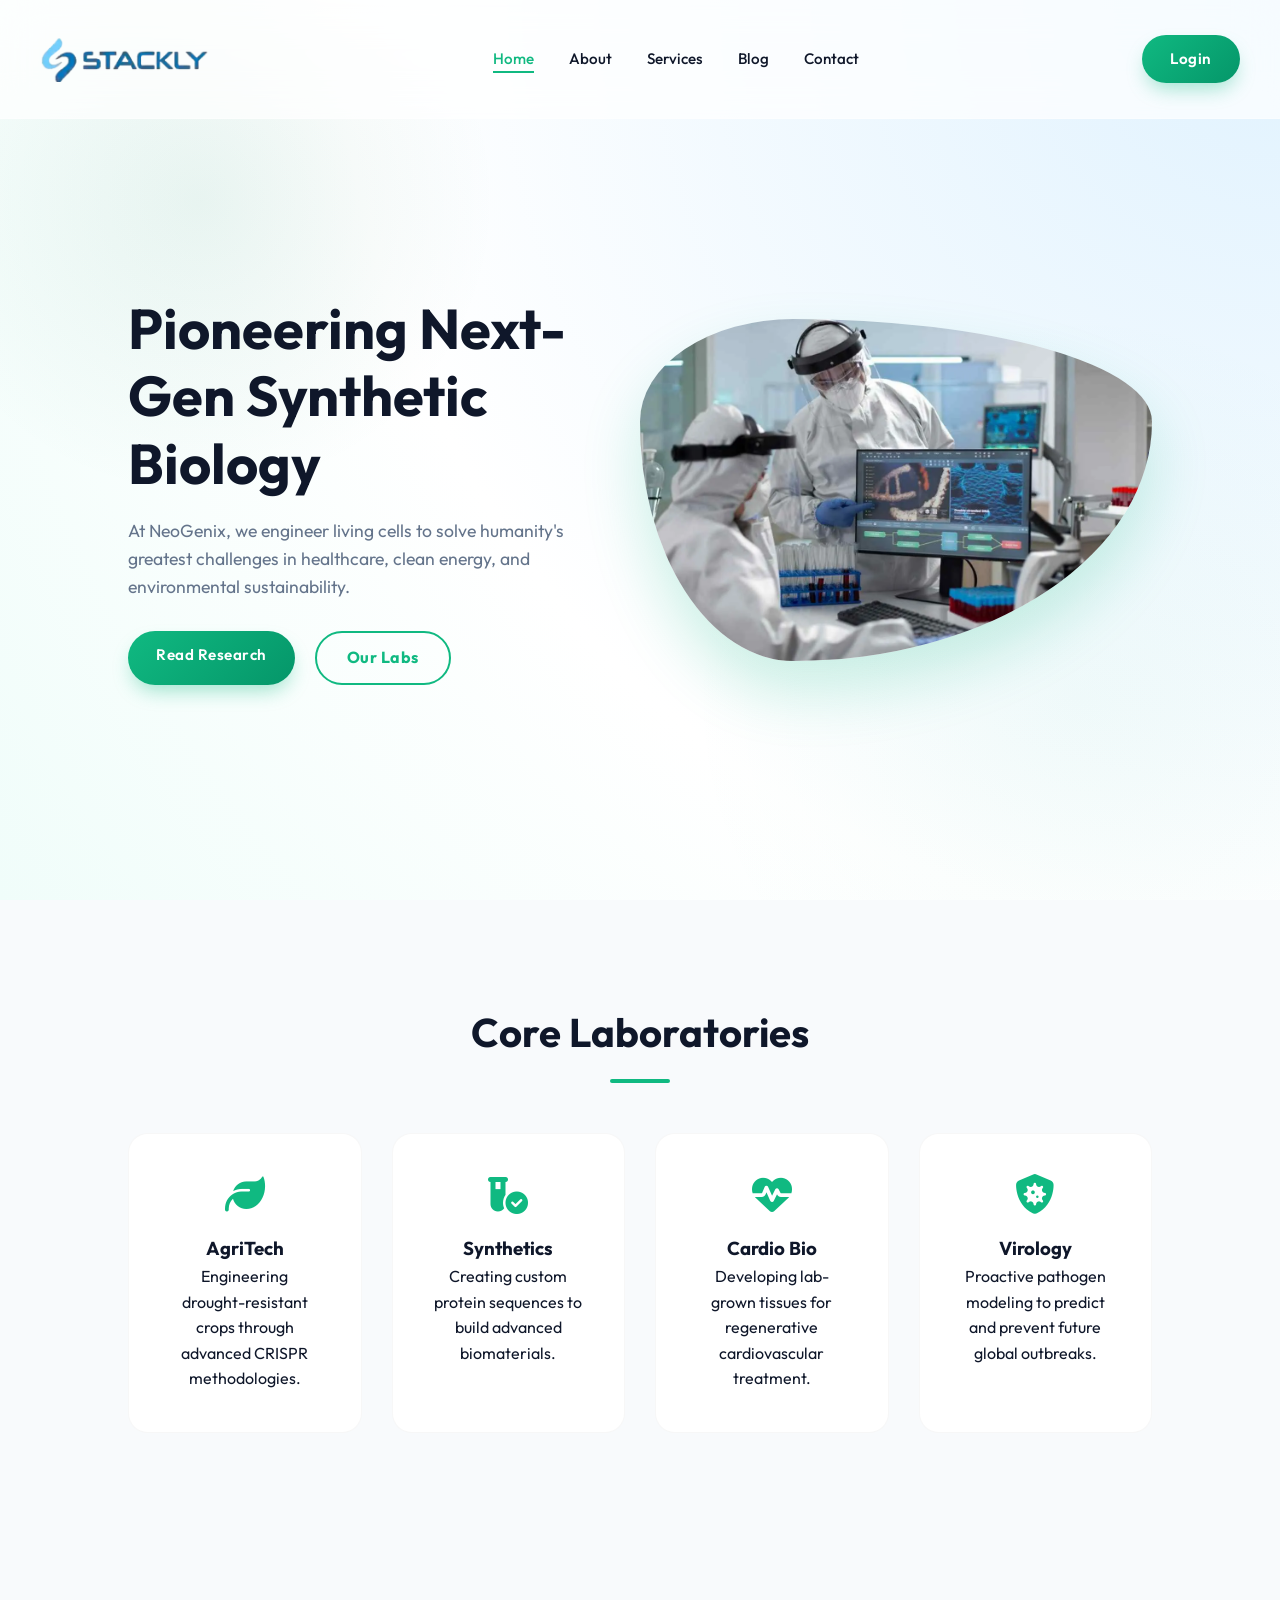
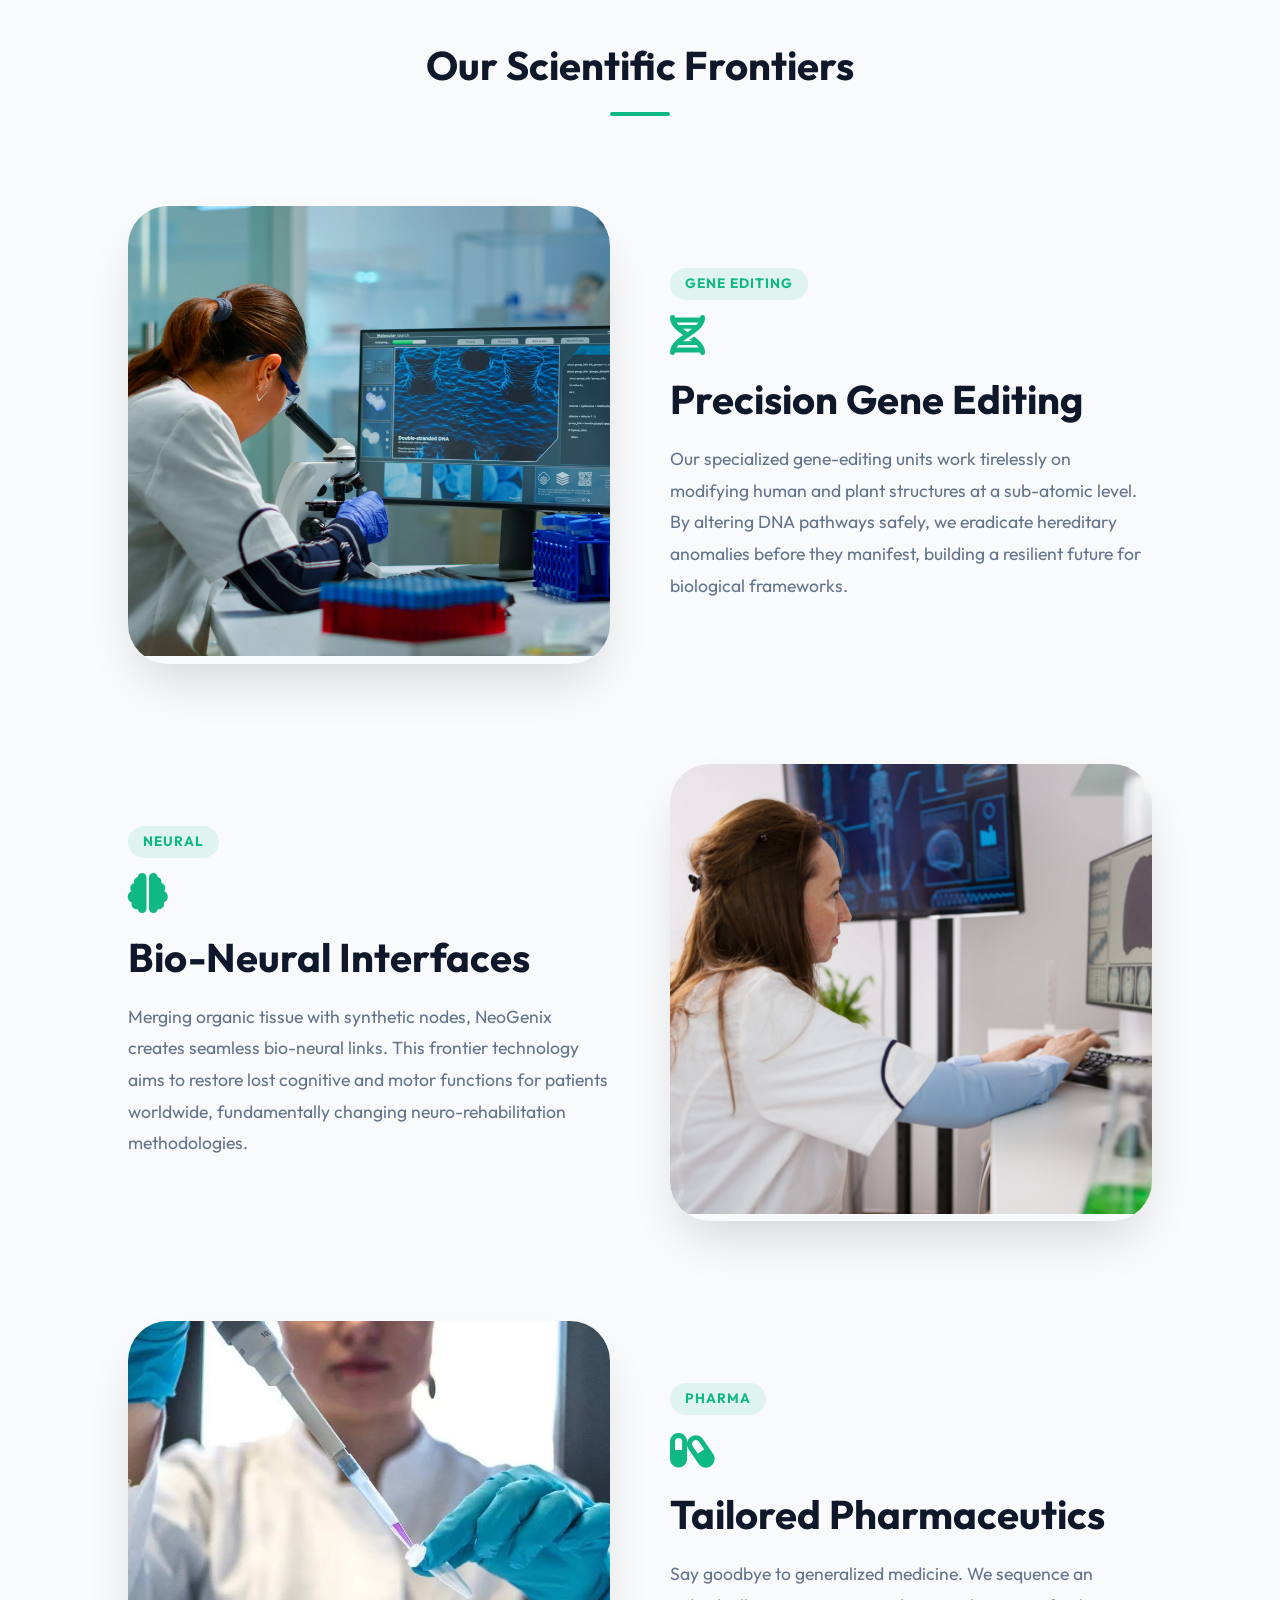
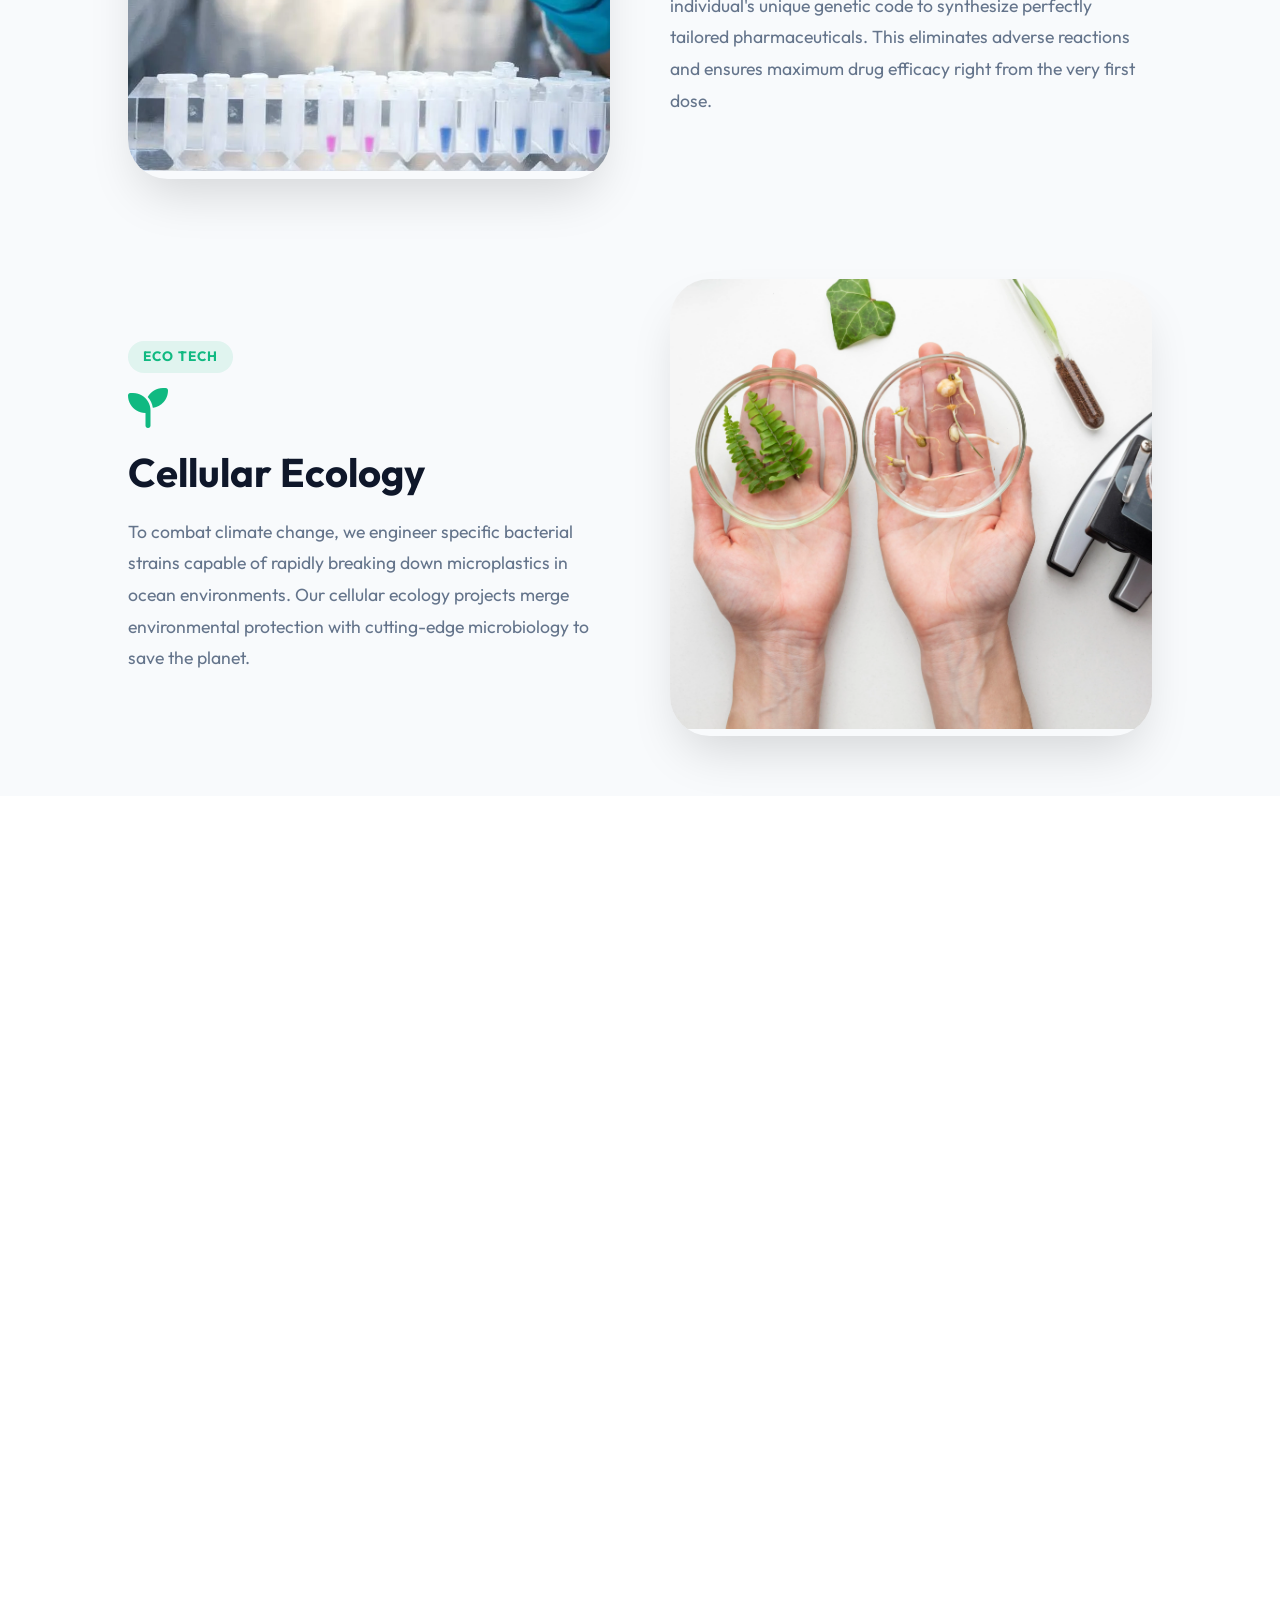
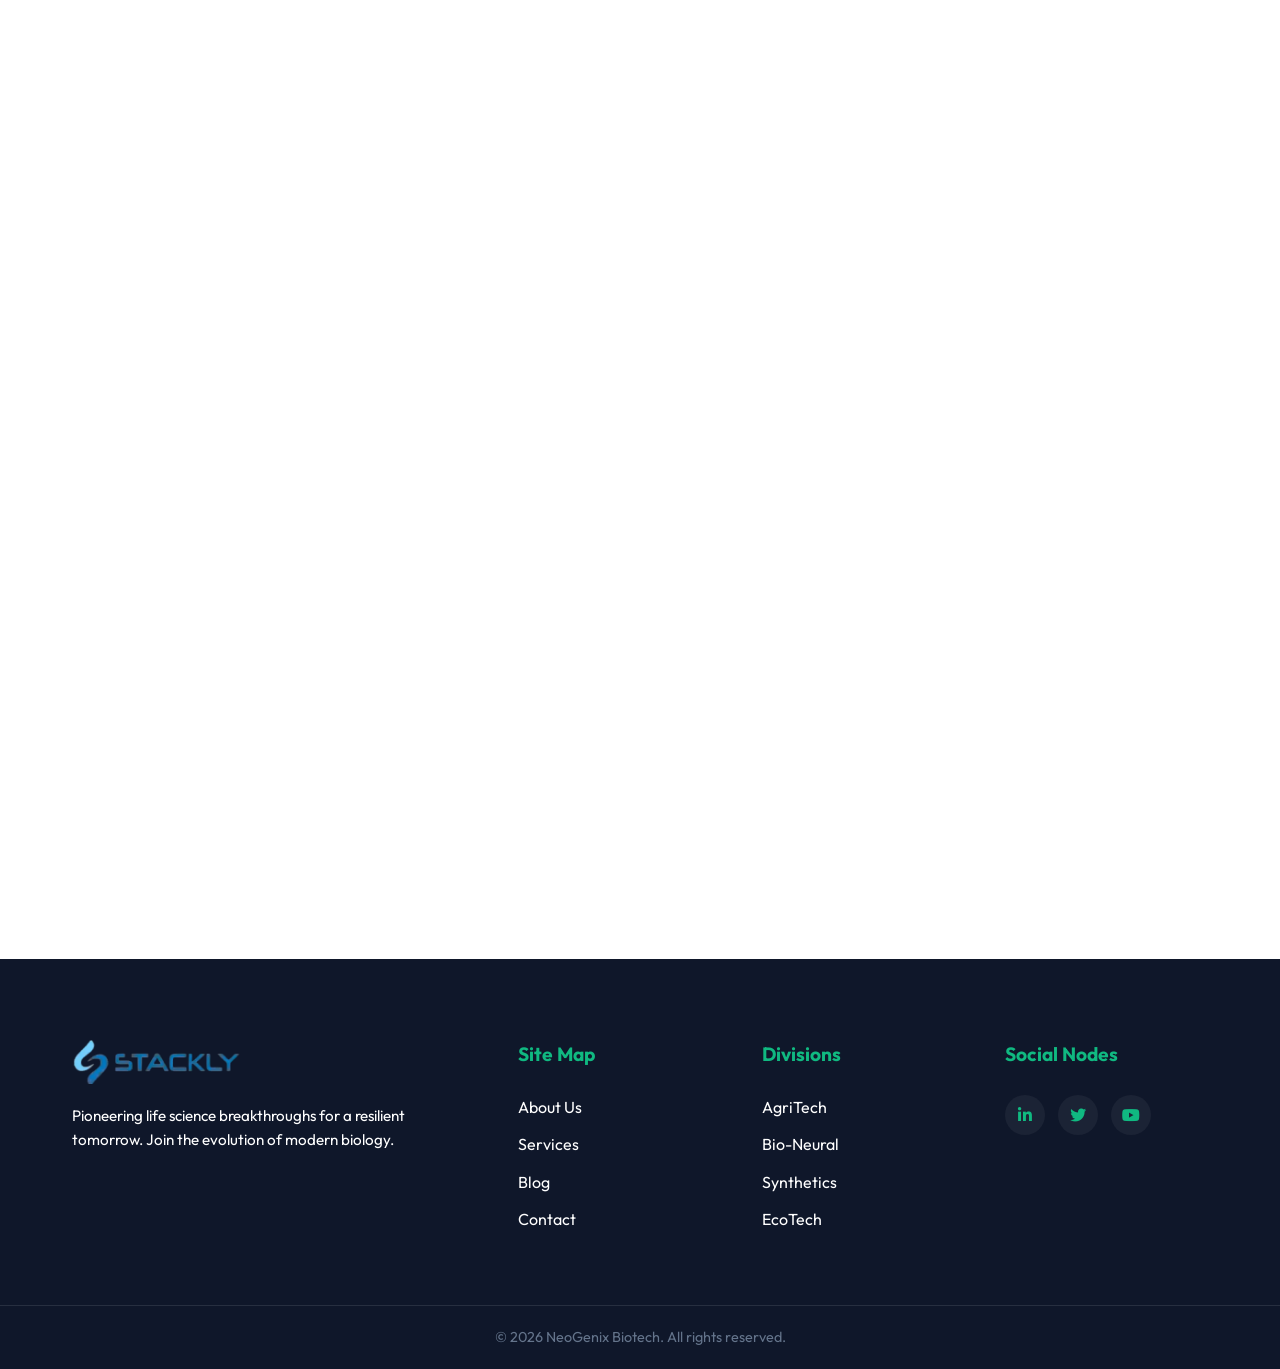
<file: index.html>
<!DOCTYPE html>
<html lang="en">

<head>
    <meta charset="UTF-8">
    <meta name="viewport" content="width=device-width, initial-scale=1.0">

    <title>stackly</title>

    <link rel="stylesheet" href="style.css">

    <link rel="stylesheet" href="https://cdnjs.cloudflare.com/ajax/libs/font-awesome/6.5.0/css/all.min.css">

    <link href="https://fonts.googleapis.com/css2?family=Poppins:wght@300;400;500;600;700&display=swap"
        rel="stylesheet">

    <link rel="stylesheet" href="global-navbar.css">
</head>

<body>
    <header class="navbar">

        <div class="nav-container">

            <!-- LOGO -->
            <div class="logo">
                <a href="index.html">
                    <img src="assets/logo.webp" alt="" class="logo-img">
                </a>
            </div>

            <!-- NAV -->
            <nav>
                <ul class="nav-menu" id="navMenu">
                    <li><a href="index.html" class="active">Home</a></li>
                    <li><a href="about.html">About</a></li>
                    <li><a href="services.html">Services</a></li>
                    <li><a href="blog.html">Blog</a></li>
                    <li><a href="contact.html">Contact</a></li>

                    <!-- MOBILE LOGIN -->
                    <li class="mobile-login">
                        <a href="login.html" class="btn-primary">Login</a>
                    </li>
                </ul>
            </nav>

            <a href="login.html" class="btn-primary desktop-login">Login</a>


            <div class="nav-toggle" id="navToggle">
                <span></span>
                <span></span>
                <span></span>
            </div>

        </div>

    </header>


    <!-- NAVBAR -->



    <!-- HERO SECTION -->

    <section class="hero">

        <div class="hero-content">

            <h1>Pioneering Next-Gen Synthetic Biology</h1>

            <p>
                At NeoGenix, we engineer living cells to solve humanity's greatest challenges in healthcare, clean
                energy, and environmental sustainability.
            </p>

            <div class="hero-buttons">

                <a href="blog.html" class="btn-primary">Read Research</a>

                <a href="services.html" class="btn-outline">Our Labs</a>

            </div>

        </div>

        <div class="hero-image">

            <img src="assets/lab6.webp" alt="synthetic biology lab">

        </div>

    </section>

    <!-- RESEARCH AREAS -->

    <section class="research">

        <h2 class="section-title">Core Laboratories</h2>

        <div class="research-grid">

            <div class="research-card">
                <i class="fa-solid fa-leaf"></i>
                <h3>AgriTech</h3>
                <p>Engineering drought-resistant crops through advanced CRISPR methodologies.</p>
            </div>

            <div class="research-card">
                <i class="fa-solid fa-vial-circle-check"></i>
                <h3>Synthetics</h3>
                <p>Creating custom protein sequences to build advanced biomaterials.</p>
            </div>

            <div class="research-card">
                <i class="fa-solid fa-heart-pulse"></i>
                <h3>Cardio Bio</h3>
                <p>Developing lab-grown tissues for regenerative cardiovascular treatment.</p>
            </div>

            <div class="research-card">
                <i class="fa-solid fa-shield-virus"></i>
                <h3>Virology</h3>
                <p>Proactive pathogen modeling to predict and prevent future global outbreaks.</p>
            </div>

        </div>

    </section>

    <!-- SERVICES -->


    <section class="biotech-research">
        <h2 class="section-title">Our Scientific Frontiers</h2>
        <div class="biotech-container">

            <div class="biotech-card">
                <div class="biotech-img-wrapper">
                    <img src="assets/Precision.webp" alt="Gene editing">
                </div>
                <div class="biotech-info">
                    <span class="biotech-tag">Gene Editing</span>
                    <i class="fa-solid fa-dna"></i>
                    <h3>Precision Gene Editing</h3>
                    <p>
                        Our specialized gene-editing units work tirelessly on modifying human and plant structures at a
                        sub-atomic level. By altering DNA pathways safely, we eradicate hereditary anomalies before they
                        manifest, building a resilient future for biological frameworks.
                    </p>
                </div>
            </div>

            <div class="biotech-card">
                <div class="biotech-img-wrapper">
                    <img src="assets/Bio-Neural.webp" alt="Neural Networking">
                </div>
                <div class="biotech-info">
                    <span class="biotech-tag">Neural</span>
                    <i class="fa-solid fa-brain"></i>
                    <h3>Bio-Neural Interfaces</h3>
                    <p>
                        Merging organic tissue with synthetic nodes, NeoGenix creates seamless bio-neural links. This
                        frontier technology aims to restore lost cognitive and motor functions for patients worldwide,
                        fundamentally changing neuro-rehabilitation methodologies.
                    </p>
                </div>
            </div>

            <div class="biotech-card">
                <div class="biotech-img-wrapper">
                    <img src="assets/test-tubes2.webp" alt="Pharma">
                </div>
                <div class="biotech-info">
                    <span class="biotech-tag">Pharma</span>
                    <i class="fa-solid fa-capsules"></i>
                    <h3>Tailored Pharmaceutics</h3>
                    <p>
                        Say goodbye to generalized medicine. We sequence an individual's unique genetic code to
                        synthesize perfectly tailored pharmaceuticals. This eliminates adverse reactions and ensures
                        maximum drug efficacy right from the very first dose.
                    </p>
                </div>
            </div>

            <div class="biotech-card">
                <div class="biotech-img-wrapper">
                    <img src="assets/Cellular.webp" alt="Eco Tech">
                </div>
                <div class="biotech-info">
                    <span class="biotech-tag">Eco Tech</span>
                    <i class="fa-solid fa-seedling"></i>
                    <h3>Cellular Ecology</h3>
                    <p>
                        To combat climate change, we engineer specific bacterial strains capable of rapidly breaking
                        down microplastics in ocean environments. Our cellular ecology projects merge environmental
                        protection with cutting-edge microbiology to save the planet.
                    </p>
                </div>
            </div>

        </div>
    </section>



    <!-- STATS -->

    <section class="stats">

        <div class="stats-grid">

            <div>
                <h2>400+</h2>
                <p>Patents Secured</p>
            </div>

            <div>
                <h2>120+</h2>
                <p>Bio-Engineers</p>
            </div>

            <div>
                <h2>50+</h2>
                <p>Nations Reached</p>
            </div>

            <div>
                <h2>3M+</h2>
                <p>Samples Synthesized</p>
            </div>

        </div>

    </section>

    <!-- BLOG -->

    <section class="blog">

        <h2 class="section-title">NeoGenix Bulletins</h2>

        <div class="blog-grid">

            <div class="blog-card">

                <img src="assets/Quantum.webp">

                <h3>Quantum Computing in RNA Folding</h3>

                <p>How we are leveraging next-gen tech to predict secondary RNA structures in seconds.</p>

                <a href="404.html">Read Report</a>

            </div>

            <div class="blog-card">

                <img src="assets/microscope-dna.webp">

                <h3>Beyond Silicon: Biological Processors</h3>

                <p>A deep dive into our working prototype of a processor built entirely from living neurons.</p>

                <a href="404.html">Read Report</a>

            </div>

        </div>

    </section>

    <section class="biotech-testimonials">
        <div class="container">
            <h2 class="section-title">Endorsed by Visionaries</h2>

            <div class="biotech-testimonial-grid">
                <div class="biotech-testimonial-card biotech-reveal">
                    <div class="quote-icon"><i class="fa-solid fa-quote-left"></i></div>
                    <p class="testimonial-text">
                        "NeoGenix's approach to synthetic biology is nothing short of revolutionary. Their bio-neural
                        interface restored mobility to our test subjects with a 99.8% compatibility rate. Astounding
                        work."
                    </p>
                    <div class="testimonial-author">
                        <img src="assets/img_team.webp" alt="Dr. Alistair Vance">
                        <div class="author-info">
                            <h4>Dr. Alistair Vance</h4>
                            <span>Head of Neurology, Horizon Med</span>
                        </div>
                    </div>
                </div>

                <div class="biotech-testimonial-card biotech-reveal">
                    <div class="quote-icon"><i class="fa-solid fa-quote-left"></i></div>
                    <p class="testimonial-text">
                        "We partnered with NeoGenix to deploy their plastic-eating bacteria. Within three months,
                        localized plastic toxicity in our coastal waters dropped by 45%. A true planetary savior."
                    </p>
                    <div class="testimonial-author">
                        <img src="assets/uifaces-popular-avatar (3).webp" alt="Elena Rostova">
                        <div class="author-info">
                            <h4>Elena Rostova</h4>
                            <span>Director, Ocean Conservancy Alliance</span>
                        </div>
                    </div>
                </div>
            </div>
        </div>
    </section>
    <!-- CALL TO ACTION -->



    <!-- FOOTER -->

    <footer class="footer">
        <div class="footer-container">
            <div class="footer-col">
                <a href="index.html" style="display: block; margin-bottom: 20px;">
                    <img src="assets/logo.webp" alt="" class="logo-img">
                    <style>
                        .logo-img {
                            height: 45px;
                            /* adjust if needed */
                            width: auto;
                            display: block;
                        }
                    </style>
                </a>
                <p class="footer-desc">
                    Pioneering life science breakthroughs for a resilient tomorrow. Join the evolution of modern
                    biology.
                </p>
            </div>

            <div class="footer-col">
                <h4>Site Map</h4>
                <ul>

                    <li><a href="about.html">About Us</a></li>
                    <li><a href="services.html">Services</a></li>
                    <li><a href="blog.html">Blog</a></li>
                    <li><a href="contact.html">Contact</a></li>
                </ul>
            </div>

            <div class="footer-col">
                <h4>Divisions</h4>
                <ul>
                    <li><a href="404.html">AgriTech</a></li>
                    <li><a href="404.html">Bio-Neural</a></li>
                    <li><a href="404.html">Synthetics</a></li>
                    <li><a href="404.html">EcoTech</a></li>
                </ul>
            </div>

            <div class="footer-col">
                <h4>Social Nodes</h4>
                <div class="social-links">
                    <a href="404.html"><i class="fab fa-linkedin-in"></i></a>
                    <a href="404.html"><i class="fab fa-twitter"></i></a>
                    <a href="404.html"><i class="fab fa-youtube"></i></a>

                </div>

            </div>
        </div>
        <div class="footer-bottom">
            <p>&copy; 2026 NeoGenix Biotech. All rights reserved.</p>
        </div>
    </footer>

    <script src="script.js"></script>
</body>

</html>
</file>
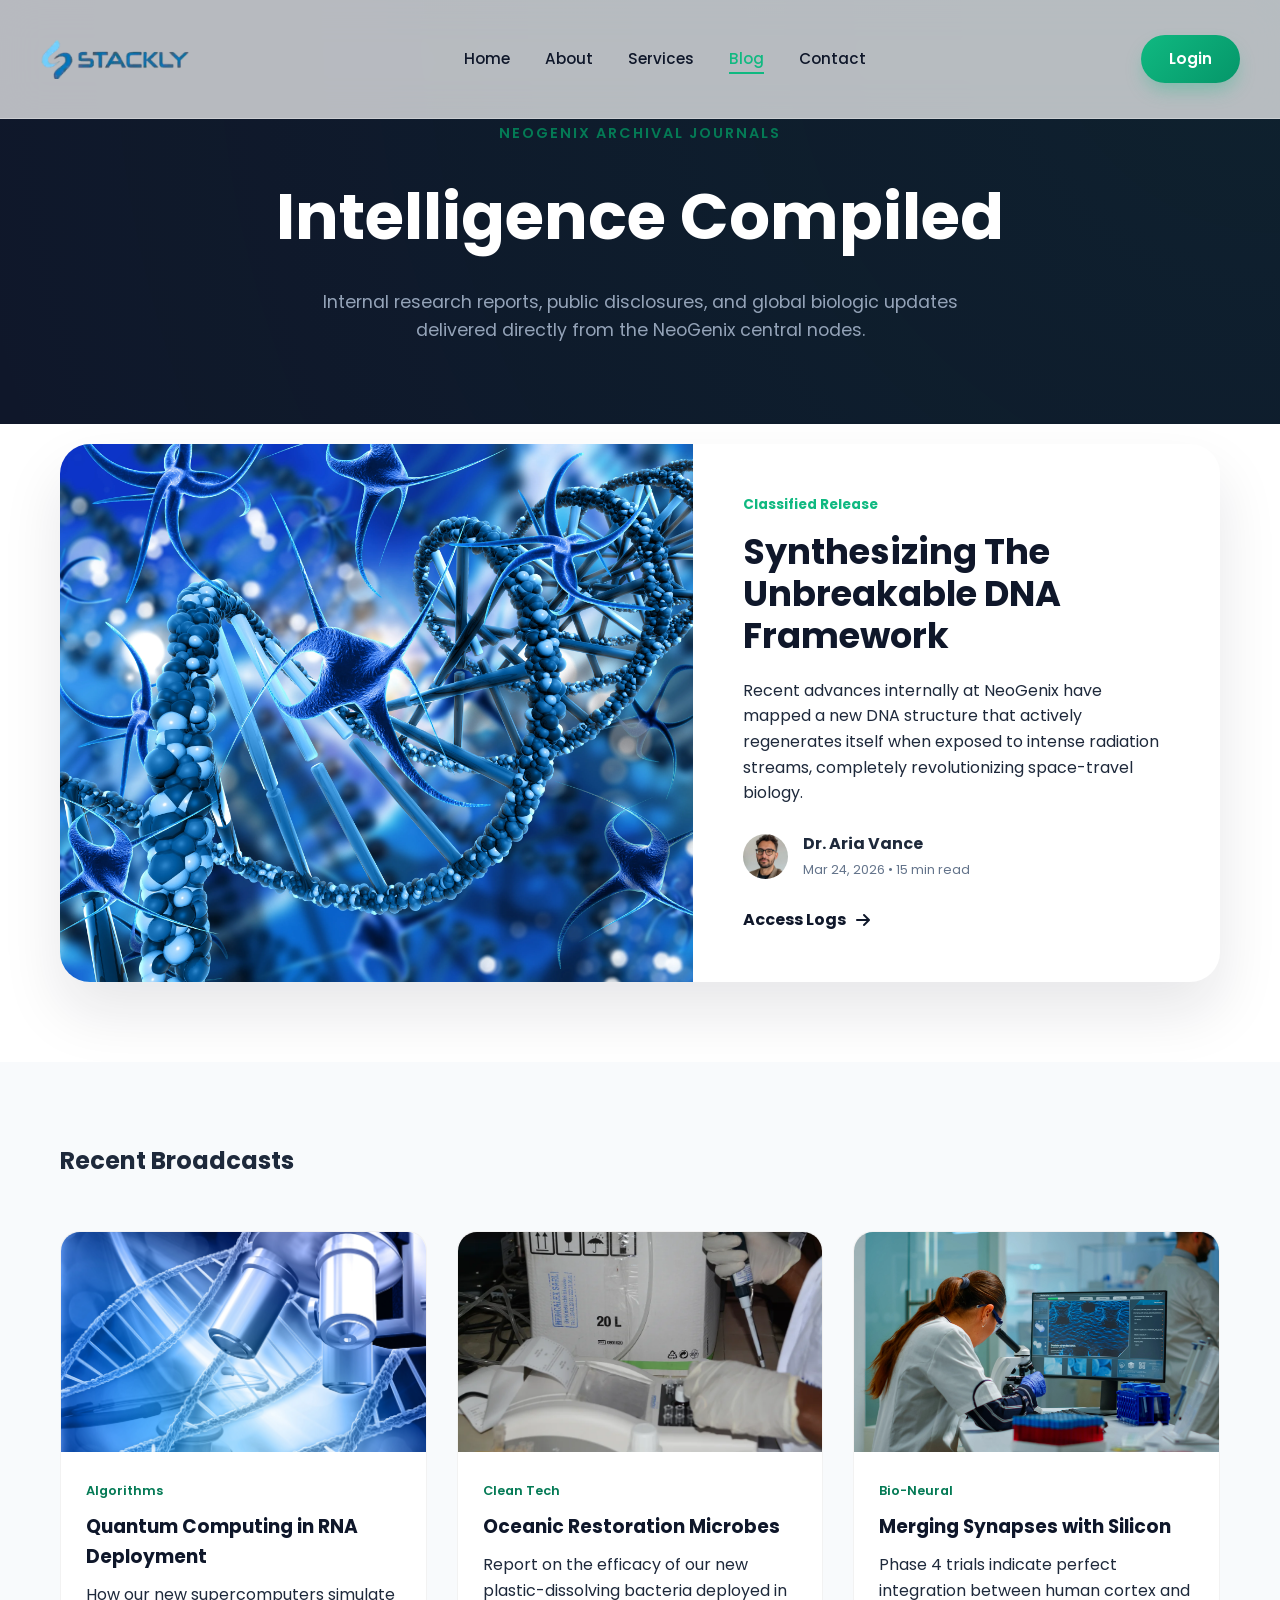
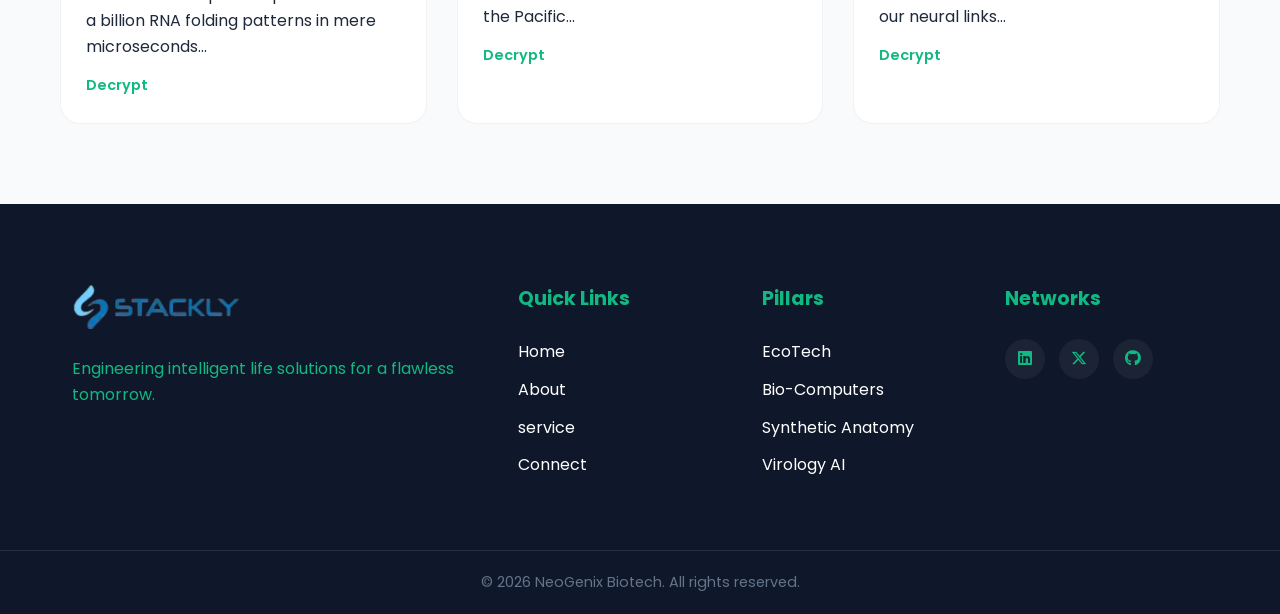
<file: blog.html>
<!DOCTYPE html>
<html lang="en">

<head>
    <meta charset="UTF-8">
    <meta name="viewport" content="width=device-width, initial-scale=1.0">
    <title>stackly</title>
    <link rel="stylesheet" href="blog.css">
    <link rel="stylesheet" href="https://cdnjs.cloudflare.com/ajax/libs/font-awesome/6.5.0/css/all.min.css">
    <link
        href="https://fonts.googleapis.com/css2?family=Outfit:wght@300;400;500;600;700;800&family=Poppins:wght@300;400;500;600;700&display=swap"
        rel="stylesheet">
    <link rel="stylesheet" href="global-navbar.css">
</head>

<body>
    <header class="navbar">

        <div class="nav-container">

            <!-- LOGO -->
            <div class="logo">
                <a href="index.html">
                    <img src="assets/logo.webp" alt="" class="logo-img">
                </a>
            </div>

            <!-- NAV -->
            <nav>
                <ul class="nav-menu" id="navMenu">
                    <li><a href="index.html" class="active">Home</a></li>
                    <li><a href="about.html">About</a></li>
                    <li><a href="services.html">Services</a></li>
                    <li><a href="blog.html">Blog</a></li>
                    <li><a href="contact.html">Contact</a></li>

                    <!-- MOBILE LOGIN -->
                    <li class="mobile-login">
                        <a href="login.html" class="btn-primary">Login</a>
                    </li>
                </ul>
            </nav>

            <a href="login.html" class="btn-primary desktop-login">Login</a>


            <div class="nav-toggle" id="navToggle">
                <span></span>
                <span></span>
                <span></span>
            </div>

        </div>

    </header>




    <section class="blog-hero">
        <div class="container">
            <span class="tagline">NeoGenix Archival Journals</span>
            <h1>Intelligence <span class="gradient-text">Compiled</span></h1>
            <p>Internal research reports, public disclosures, and global biologic updates delivered directly from the
                NeoGenix central nodes.</p>
        </div>
    </section>

    <section class="featured-section">
        <div class="container">
            <div class="featured-card reveal">
                <div class="featured-img reveal-left">
                    <img src="assets/Quantum.webp" alt="CRISPR Update">
                </div>
                <div class="featured-content reveal-right">
                    <span class="category">Classified Release</span>
                    <h2>Synthesizing The Unbreakable DNA Framework</h2>
                    <p>Recent advances internally at NeoGenix have mapped a new DNA structure that actively regenerates
                        itself when exposed to intense radiation streams, completely revolutionizing space-travel
                        biology.</p>
                    <div class="author">
                        <img src="assets/uifaces-popular-avatar (6).webp" alt="Author">
                        <div>
                            <strong>Dr. Aria Vance</strong><br>
                            <span style="font-size: 0.8rem; color: var(--muted)">Mar 24, 2026 • 15 min read</span>
                        </div>
                    </div>
                    <a href="404.html" class="read-btn">Access Logs <i class="fa-solid fa-arrow-right"></i></a>
                </div>
            </div>
        </div>
    </section>

    <section class="blog-grid-section">
        <div class="container">
            <div class="grid-header reveal">
                <h2>Recent Broadcasts</h2>
            </div>
            <div class="article-grid">
                <article class="post-card reveal">
                    <div class="post-thumb">
                        <img src="assets/microscope-dna.webp" alt="AI Logic">
                    </div>
                    <div class="post-data">
                        <span class="post-cat">Algorithms</span>
                        <h3>Quantum Computing in RNA Deployment</h3>
                        <p>How our new supercomputers simulate a billion RNA folding patterns in mere microseconds...
                        </p>
                        <a href="404.html" class="post-link">Decrypt</a>
                    </div>
                </article>
                <article class="post-card reveal">
                    <div class="post-thumb">
                        <img src="assets/img_lab.webp" alt="Lab Work">
                    </div>
                    <div class="post-data">
                        <span class="post-cat">Clean Tech</span>
                        <h3>Oceanic Restoration Microbes</h3>
                        <p>Report on the efficacy of our new plastic-dissolving bacteria deployed in the Pacific...</p>
                        <a href="404.html" class="post-link">Decrypt</a>
                    </div>
                </article>
                <article class="post-card reveal">
                    <div class="post-thumb">
                        <img src="assets/Precision.webp" alt="Neural Link">
                    </div>
                    <div class="post-data">
                        <span class="post-cat">Bio-Neural</span>
                        <h3>Merging Synapses with Silicon</h3>
                        <p>Phase 4 trials indicate perfect integration between human cortex and our neural links...</p>
                        <a href="404.html" class="post-link">Decrypt</a>
                    </div>
                </article>



            </div>
        </div>
    </section>

    <footer class="footer">
        <div class="footer-container">
            <div class="footer-col">
                <a href="index.html" style="display: block; margin-bottom: 20px;">
                    <img src="assets/logo.webp" alt="" style="height: 45px; width: auto;">
                </a>
                Engineering intelligent life solutions for a flawless tomorrow.
                </p>
            </div>

            <div class="footer-col">
                <h4>Quick Links</h4>
                <ul>
                    <li><a href="index.html">Home</a></li>
                    <li><a href="about.html">About</a></li>
                    <li><a href="services.html">service</a></li>
                    <li><a href="contact.html">Connect</a></li>
                </ul>
            </div>

            <div class="footer-col">
                <h4>Pillars</h4>
                <ul>
                    <li><a href="404.html">EcoTech</a></li>
                    <li><a href="404.html">Bio-Computers</a></li>
                    <li><a href="404.html">Synthetic Anatomy</a></li>
                    <li><a href="404.html">Virology AI</a></li>
                </ul>
            </div>

            <div class="footer-col">
                <h4>Networks</h4>
                <div class="social-links">
                    <a href="404.html"><i class="fab fa-linkedin"></i></a>
                    <a href="404.html"><i class="fab fa-x-twitter"></i></a>
                    <a href="404.html"><i class="fab fa-github"></i></a>
                </div>
            </div>
        </div>
        <div class="footer-bottom">
            <p>&copy; 2026 NeoGenix Biotech. All rights reserved.</p>
        </div>
    </footer>

    <script src="script.js"></script>
    <script>
        const observerOptions = { threshold: 0.15 };
        const observer = new IntersectionObserver((entries) => {
            entries.forEach(entry => {
                if (entry.isIntersecting) {
                    entry.target.classList.add('active');
                }
            });
        }, observerOptions);

        document.querySelectorAll('.reveal, .reveal-left, .reveal-right').forEach(el => {
            observer.observe(el);
        });
    </script>
</body>

</html>
</file>
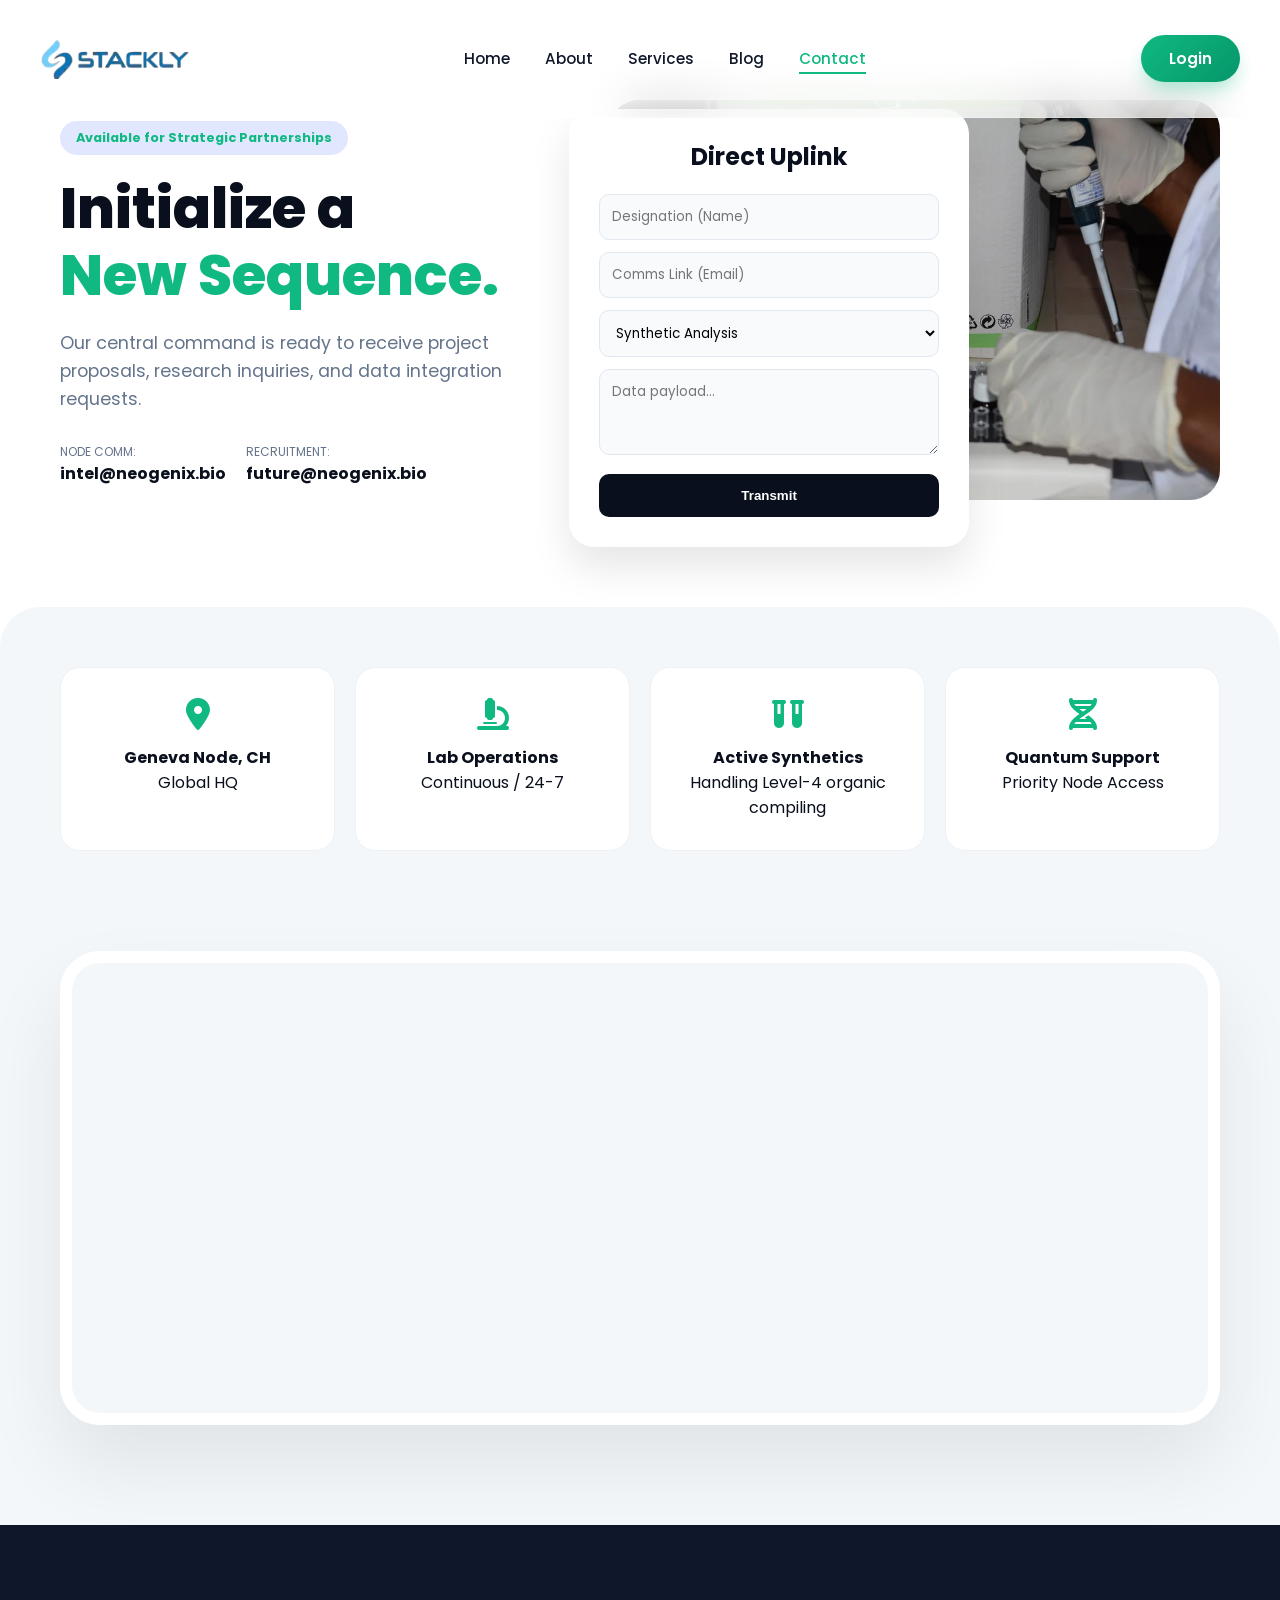
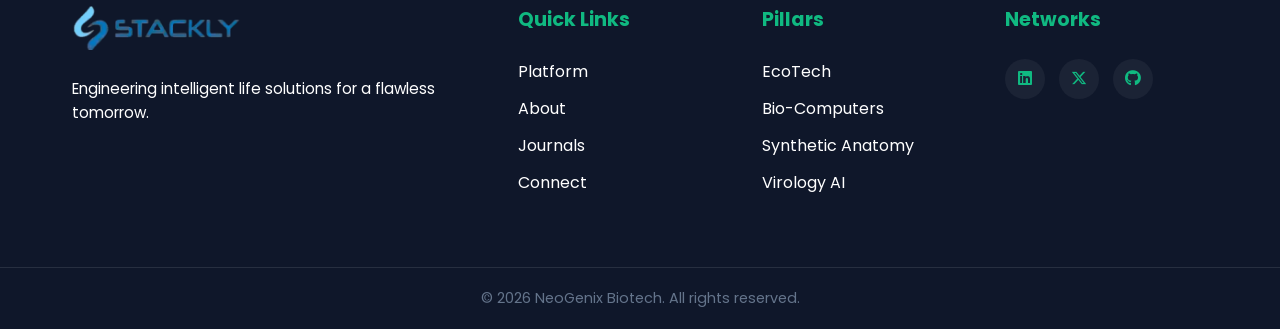
<file: contact.html>
<!DOCTYPE html>
<html lang="en">

<head>
    <meta charset="UTF-8">
    <meta name="viewport" content="width=device-width, initial-scale=1.0">
    <title>stackly</title>
    <link rel="stylesheet" href="https://cdnjs.cloudflare.com/ajax/libs/font-awesome/6.5.0/css/all.min.css">
    <link
        href="https://fonts.googleapis.com/css2?family=Outfit:wght@300;400;500;600;700;800&family=Poppins:wght@300;400;500;600;700&display=swap"
        rel="stylesheet">
    <link rel="stylesheet" href="contact.css">

    <link rel="stylesheet" href="global-navbar.css">
</head>

<body>
    <header class="navbar">

        <div class="nav-container">

            <!-- LOGO -->
            <div class="logo">
                <a href="index.html" style="text-decoration: none;">
                    <img src="assets/logo.webp" alt="" class="logo-img">
                </a>
            </div>
            <!-- NAV -->
            <nav>
                <ul class="nav-menu" id="navMenu">
                    <li><a href="index.html" class="active">Home</a></li>
                    <li><a href="about.html">About</a></li>
                    <li><a href="services.html">Services</a></li>
                    <li><a href="blog.html">Blog</a></li>
                    <li><a href="contact.html">Contact</a></li>

                    <!-- MOBILE LOGIN -->
                    <li class="mobile-login">
                        <a href="login.html" class="btn-primary">Login</a>
                    </li>
                </ul>
            </nav>

            <a href="login.html" class="btn-primary desktop-login">Login</a>


            <div class="nav-toggle" id="navToggle">
                <span></span>
                <span></span>
                <span></span>
            </div>

        </div>

    </header>




    <main class="main-contact">
        <section class="contact-upper">
            <div class="container">
                <div class="split-layout">
                    <div class="content-side reveal">
                        <div class="status-pill">Available for Strategic Partnerships</div>
                        <h1 class="main-title">Initialize a <br><span>New Sequence.</span></h1>
                        <p class="desc">Our central command is ready to receive project proposals, research inquiries,
                            and data integration requests.</p>
                        <div class="quick-links">
                            <div class="q-box"><span>Node Comm:</span><strong>intel@neogenix.bio</strong></div>
                            <div class="q-box"><span>Recruitment:</span><strong>future@neogenix.bio</strong></div>
                        </div>
                    </div>

                    <div class="visual-side reveal">
                        <div class="image-wrapper">
                            <img src="assets/img_lab.webp" alt="NeoGenix Lab">
                            <div class="floating-contact-card">
                                <h3>Direct Uplink</h3>
                                <form id="premiumForm">
                                    <input type="text" placeholder="Designation (Name)" required>
                                    <input type="email" placeholder="Comms Link (Email)" required>
                                    <select>
                                        <option>Synthetic Analysis</option>
                                        <option>Virology Modeling</option>
                                    </select>
                                    <textarea placeholder="Data payload..." rows="3"></textarea>
                                    <button class="prime-btn">Transmit</button>
                                </form>
                            </div>
                        </div>
                    </div>
                </div>
            </div>
        </section>

        <section class="contact-lower reveal">
            <div class="container">
                <div class="details-grid">
                    <div class="detail-card"><i class="fa-solid fa-location-dot"></i>
                        <h4>Geneva Node, CH</h4>
                        <p>Global HQ</p>
                    </div>
                    <div class="detail-card"><i class="fa-solid fa-microscope"></i>
                        <h4>Lab Operations</h4>
                        <p>Continuous / 24-7</p>
                    </div>
                    <div class="detail-card">
                        <i class="fa-solid fa-vials"></i>
                        <h4>Active Synthetics</h4>
                        <p>Handling Level-4 organic compiling</p>
                    </div>
                    <div class="detail-card"><i class="fa-solid fa-dna"></i>
                        <h4>Quantum Support</h4>
                        <p>Priority Node Access</p>
                    </div>
                </div>
            </div>
        </section>
        <section class="premium-map-section reveal">
            <div class="container">
                <div class="map-wrapper">
                    <iframe src="https://www.google.com/maps?q=Geneva,+Switzerland&output=embed" width="100%"
                        height="450" style="border:0;" allowfullscreen="" loading="lazy"
                        referrerpolicy="no-referrer-when-downgrade">
                    </iframe>
                </div>
            </div>
        </section>
    </main>

    <footer class="footer">
        <div class="footer-container">
            <div class="footer-col">
                <a href="index.html" style="display: block; margin-bottom: 20px;">
                    <img src="assets/logo.webp" alt="" style="height: 45px; width: auto;">
                </a>
                <p class="footer-desc">
                    Engineering intelligent life solutions for a flawless tomorrow.
                </p>
            </div>

            <div class="footer-col">
                <h4>Quick Links</h4>
                <ul>
                    <li><a href="index.html">Platform</a></li>
                    <li><a href="about.html">About</a></li>
                    <li><a href="blog.html">Journals</a></li>
                    <li><a href="contact.html">Connect</a></li>
                </ul>
            </div>

            <div class="footer-col">
                <h4>Pillars</h4>
                <ul>
                    <li><a href="404.html">EcoTech</a></li>
                    <li><a href="404.html">Bio-Computers</a></li>
                    <li><a href="404.html">Synthetic Anatomy</a></li>
                    <li><a href="404.html">Virology AI</a></li>
                </ul>
            </div>

            <div class="footer-col">
                <h4>Networks</h4>
                <div class="social-links">
                    <a href="404.html"><i class="fab fa-linkedin"></i></a>
                    <a href="404.html"><i class="fab fa-x-twitter"></i></a>
                    <a href="404.html"><i class="fab fa-github"></i></a>
                </div>
            </div>
        </div>
        <div class="footer-bottom">
            <p>&copy; 2026 NeoGenix Biotech. All rights reserved.</p>
        </div>
    </footer>

    <script src="script.js"></script>
    <script>
        const observer = new IntersectionObserver((entries) => {
            entries.forEach(entry => {
                if (entry.isIntersecting) entry.target.classList.add('active');
            });
        }, { threshold: 0.1 });

        document.querySelectorAll('.reveal').forEach(el => observer.observe(el));
    </script>
</body>

</html>
</file>
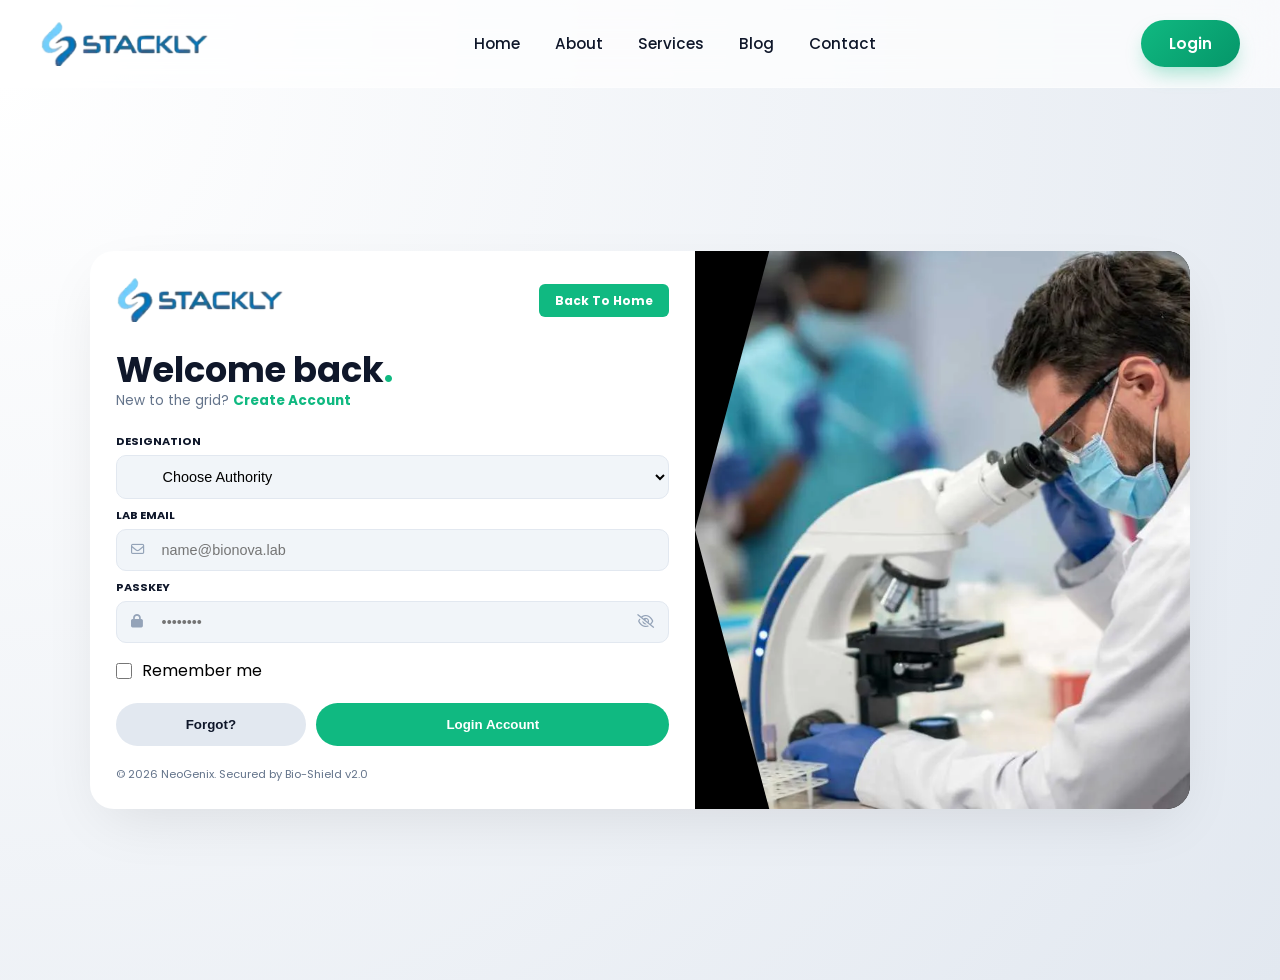
<file: login.html>
<!DOCTYPE html>
<html lang="en">

<head>
    <meta charset="UTF-8">
    <meta name="viewport" content="width=device-width, initial-scale=1.0">
    <title>Stackly</title>
    <link rel="stylesheet" href="login.css">
    <link rel="stylesheet" href="https://cdnjs.cloudflare.com/ajax/libs/font-awesome/6.5.0/css/all.min.css">
    <link href="https://fonts.googleapis.com/css2?family=Poppins:wght@300;400;500;600;700&display=swap"
        rel="stylesheet">
    <style>
        /* --- EXACT FIX FOR THE EYE ICON --- */
        /* --- THE ULTIMATE OVERLAY FIX --- */
        /* --- CSS FIX FOR ICON ALIGNMENT --- */
        .input-wrapper {
            position: relative !important;
            width: 100% !important;
            display: block !important;
            /* Forces input and icons to layer */
        }

        .input-wrapper input {
            width: 100% !important;
            padding-left: 45px !important;
            /* Space for Lock Icon */
            padding-right: 45px !important;
            /* Space for Eye Icon */
            box-sizing: border-box !important;
        }

        /* Lock Icon (Left Side) */
        .input-wrapper i.fa-lock {
            position: absolute !important;
            left: 15px !important;
            top: 50% !important;
            transform: translateY(-50%) !important;
            color: #94a3b8;
            z-index: 10;
        }

        /* Eye Icon (Right Side Corner) */
        #togglePassword {
            position: absolute !important;
            right: 15px !important;
            /* Forces it to the right corner */
            left: auto !important;
            /* Prevents it from sticking to the left */
            top: 50% !important;
            transform: translateY(-50%) !important;
            color: #94a3b8;
            cursor: pointer !important;
            z-index: 10;
        }

        #togglePassword:hover {
            color: #0ea5e9;
        }

        /* Remember Me Styles */
        .remember-group {
            display: flex;
            align-items: center;
            gap: 10px;
            margin: 15px 0;
        }

        .remember-group input {
            width: 16px;
            height: 16px;
            accent-color: #0ea5e9;
        }
    </style>
    <link rel="stylesheet" href="global-navbar.css">
</head>

<body>
    <header class="navbar">

        <div class="nav-container">

            <!-- LOGO -->
            <div class="logo">
                <a href="index.html">
                    <img src="assets/logo.webp" alt="" class="logo-img">
                </a>
            </div>
            <!-- NAV -->
            <nav>
                <ul class="nav-menu" id="navMenu">
                    <li><a href="index.html" class="active">Home</a></li>
                    <li><a href="about.html">About</a></li>
                    <li><a href="services.html">Services</a></li>
                    <li><a href="blog.html">Blog</a></li>
                    <li><a href="contact.html">Contact</a></li>

                    <!-- MOBILE LOGIN -->
                    <li class="mobile-login">
                        <a href="login.html" class="btn-primary">Login</a>
                    </li>
                </ul>
            </nav>

            <a href="login.html" class="btn-primary desktop-login">Login</a>


            <div class="nav-toggle" id="navToggle">
                <span></span>
                <span></span>
                <span></span>
            </div>

        </div>

    </header>


    <main class="app-viewport">
        <div class="auth-card">
            <div class="card-grid">
                <div class="card-left">
                    <header class="card-header">
                        <div class="logo">
                            <a href="index.html">
                                <img src="assets/logo.webp" alt="Logo">
                            </a>
                        </div>
                        <nav class="header-nav">
                            <a href="index.html" class="home-link">Back To Home</a>
                        </nav>
                    </header>

                    <div class="auth-body">
                        <div class="welcome-text">
                            <h1 id="authTitle">Welcome back<span>.</span></h1>
                            <p class="toggle-text">
                                <span id="toggleMsg">New to the grid?</span>
                                <a href="#" id="toggleAuth">Create Account</a>
                            </p>
                        </div>

                        <form id="authForm" class="compact-form">
                            <div class="field-group" id="nameField" style="display: none;">
                                <label>Full Name</label>
                                <div class="input-wrapper">
                                    <i class="fa-regular fa-user"
                                        style="position: absolute; left: 15px; top: 50%; transform: translateY(-50%); color: #94a3b8;"></i>
                                    <input type="text" id="fullname" placeholder="Enter your name"
                                        style="padding-left: 45px;">
                                </div>
                            </div>

                            <div class="field-group">
                                <label>Designation</label>
                                <div class="select-box">
                                    <select id="userRole" required>
                                        <option value="" disabled selected>Choose Authority</option>
                                        <option value="admin">Administrator</option>
                                        <option value="patient">Patient</option>
                                    </select>
                                </div>
                            </div>

                            <div class="field-group">
                                <label>Lab Email</label>
                                <div class="input-wrapper">
                                    <i class="fa-regular fa-envelope"
                                        style="position: absolute; left: 15px; top: 50%; transform: translateY(-50%); color: #94a3b8;"></i>
                                    <input type="email" id="email" placeholder="name@bionova.lab" required
                                        style="padding-left: 45px;">
                                </div>
                            </div>

                            <div class="field-group">
                                <label>Passkey</label>
                                <div class="input-wrapper">
                                    <i class="fa-solid fa-lock"
                                        style="position: absolute; left: 15px; top: 50%; transform: translateY(-50%); color: #94a3b8;"></i>
                                    <input type="password" id="password" placeholder="••••••••" required
                                        style="padding-left: 45px;">
                                    <i class="fa-regular fa-eye-slash" id="togglePassword"></i>
                                </div>
                            </div>

                            <div class="remember-group">
                                <input type="checkbox" id="rememberMe">
                                <label for="rememberMe">Remember me</label>
                            </div>

                            <div class="form-actions">
                                <button type="button" class="alt-btn"
                                    onclick="window.location.href='404.html'">Forgot?</button>
                                <button type="submit" class="prime-btn" id="submitBtn">
                                    <span>Login Account</span>
                                </button>
                            </div>
                        </form>
                    </div>

                    <footer class="card-footer">
                        <p>© 2026 NeoGenix. Secured by Bio-Shield v2.0</p>
                    </footer>
                </div>

                <div class="card-right">
                    <div class="wave-image"></div>
                </div>
            </div>
        </div>
    </main>

    <script>
        const toggleBtn = document.getElementById('toggleAuth');
        const nameField = document.getElementById('nameField');
        const authTitle = document.getElementById('authTitle');
        const submitBtn = document.getElementById('submitBtn');
        const toggleMsg = document.getElementById('toggleMsg');
        const authForm = document.getElementById('authForm');
        const togglePassword = document.getElementById('togglePassword');
        const passwordInput = document.getElementById('password');

        let isLogin = true;

        toggleBtn.addEventListener('click', (e) => {
            e.preventDefault();
            isLogin = !isLogin;
            if (isLogin) {
                authTitle.innerHTML = "Welcome back<span>.</span>";
                nameField.style.display = "none";
                submitBtn.querySelector('span').innerText = "Login Account";
                toggleMsg.innerText = "New to the grid?";
                toggleBtn.innerText = "Create Account";
            } else {
                authTitle.innerHTML = "Create account<span>.</span>";
                nameField.style.display = "block";
                submitBtn.querySelector('span').innerText = "Register Now";
                toggleMsg.innerText = "Already a member?";
                toggleBtn.innerText = "Log In";
            }
        });

        togglePassword.addEventListener('click', function () {
            const type = passwordInput.getAttribute('type') === 'password' ? 'text' : 'password';
            passwordInput.setAttribute('type', type);
            this.classList.toggle('fa-eye');
            this.classList.toggle('fa-eye-slash');
        });

        authForm.addEventListener('submit', (e) => {
            e.preventDefault();
            login();
        });

        function login() {
            const name = document.getElementById("fullname")?.value || "User";
            const email = document.getElementById("email").value;
            const role = document.getElementById("userRole").value;
            const rememberMe = document.getElementById("rememberMe").checked;

            localStorage.setItem("userName", name);
            localStorage.setItem("userEmail", email);
            localStorage.setItem("userRole", role);
            localStorage.setItem("rememberMe", rememberMe);

            if (role === "admin") {
                window.location.href = "admin-dashboard.html";
            } else if (role === "patient") {
                window.location.href = "user-dashboard.html";
            } else {
                alert("Please select a role");
            }
        }
    </script>
    <script src="script.js"></script>
</body>

</html>
</file>
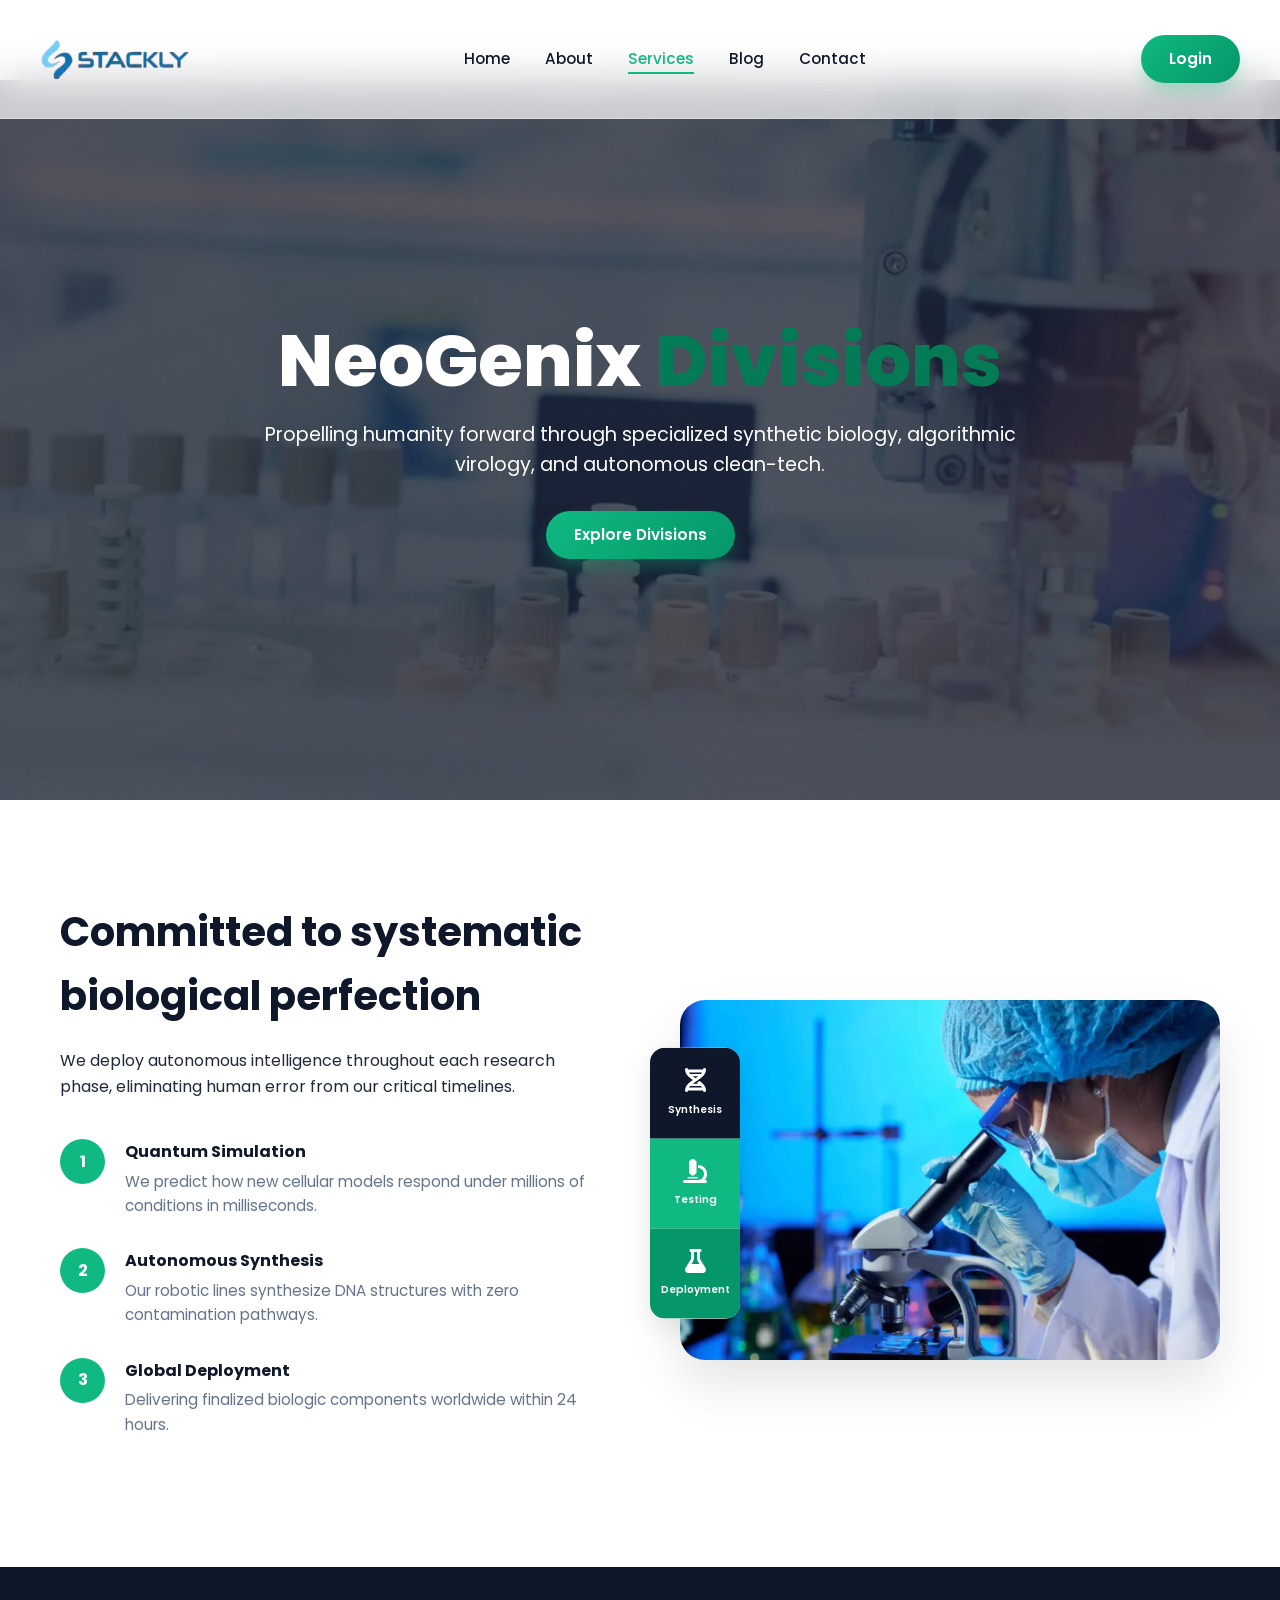
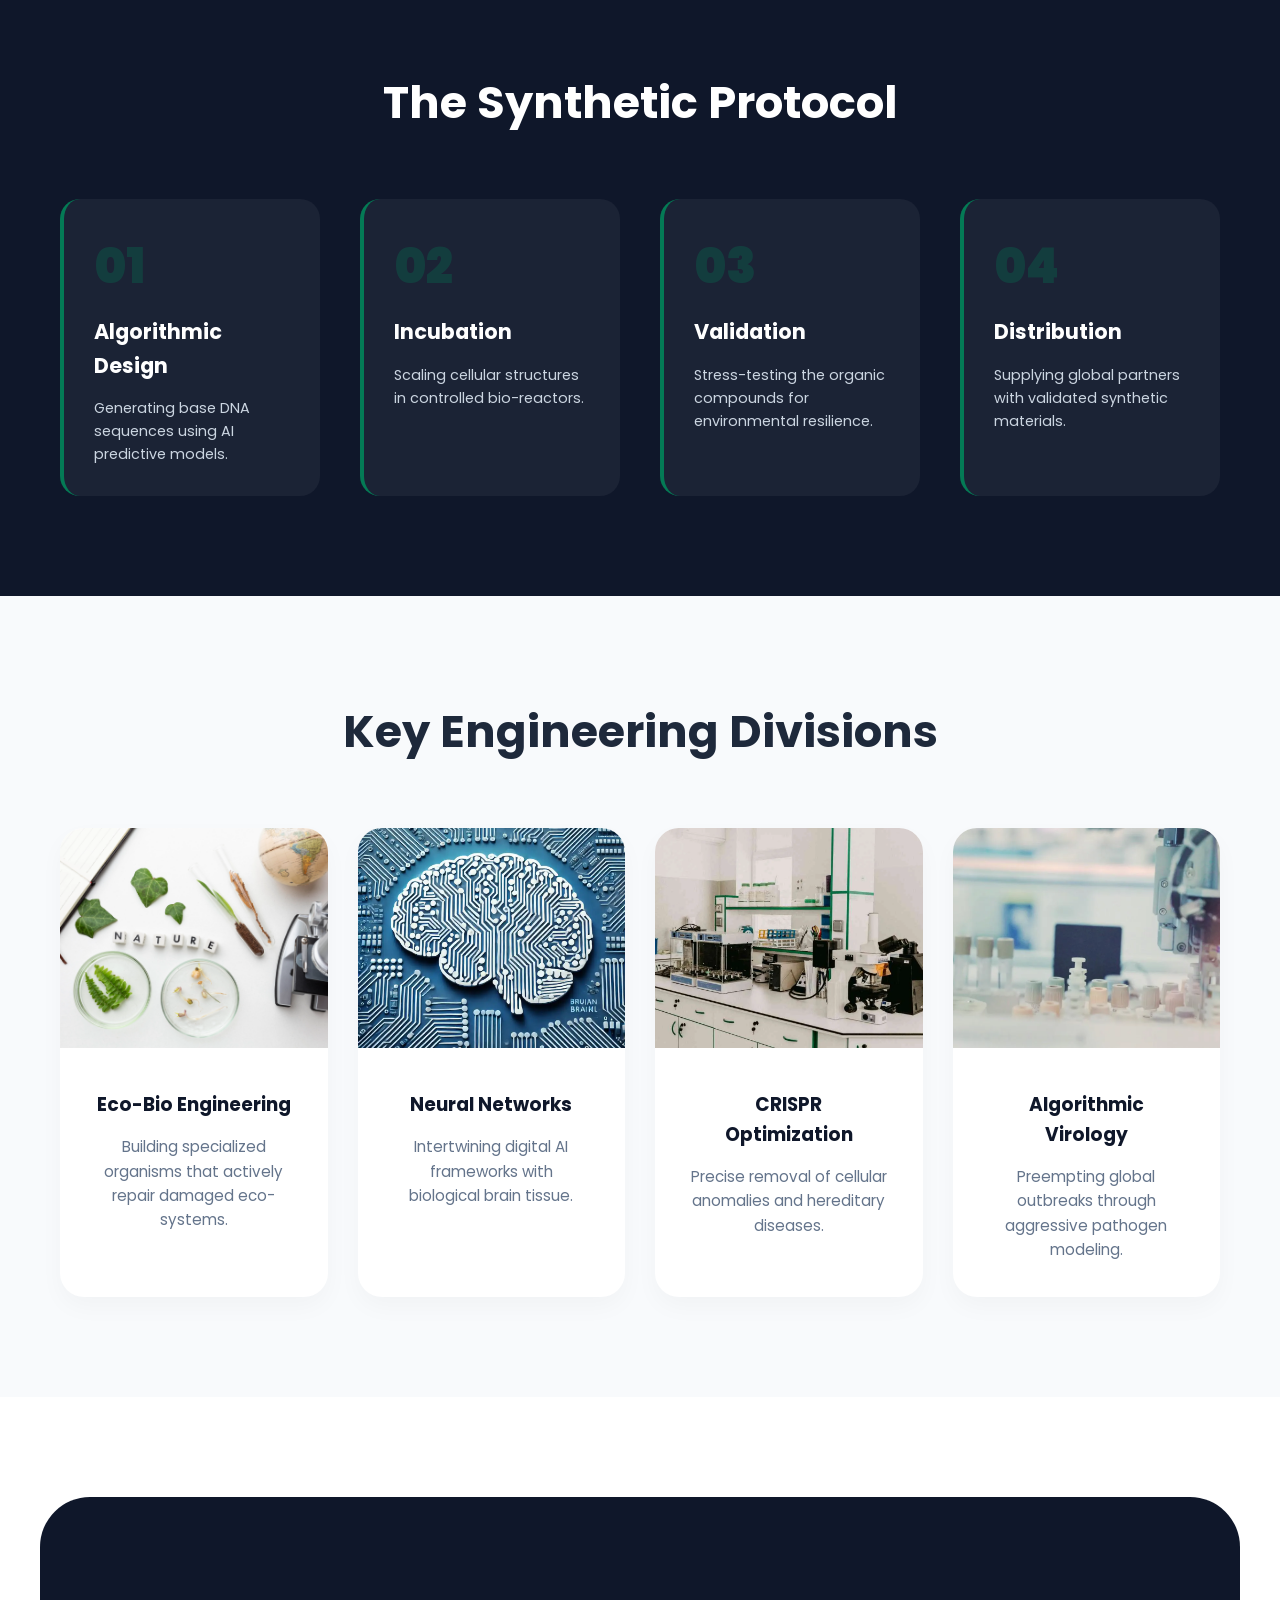
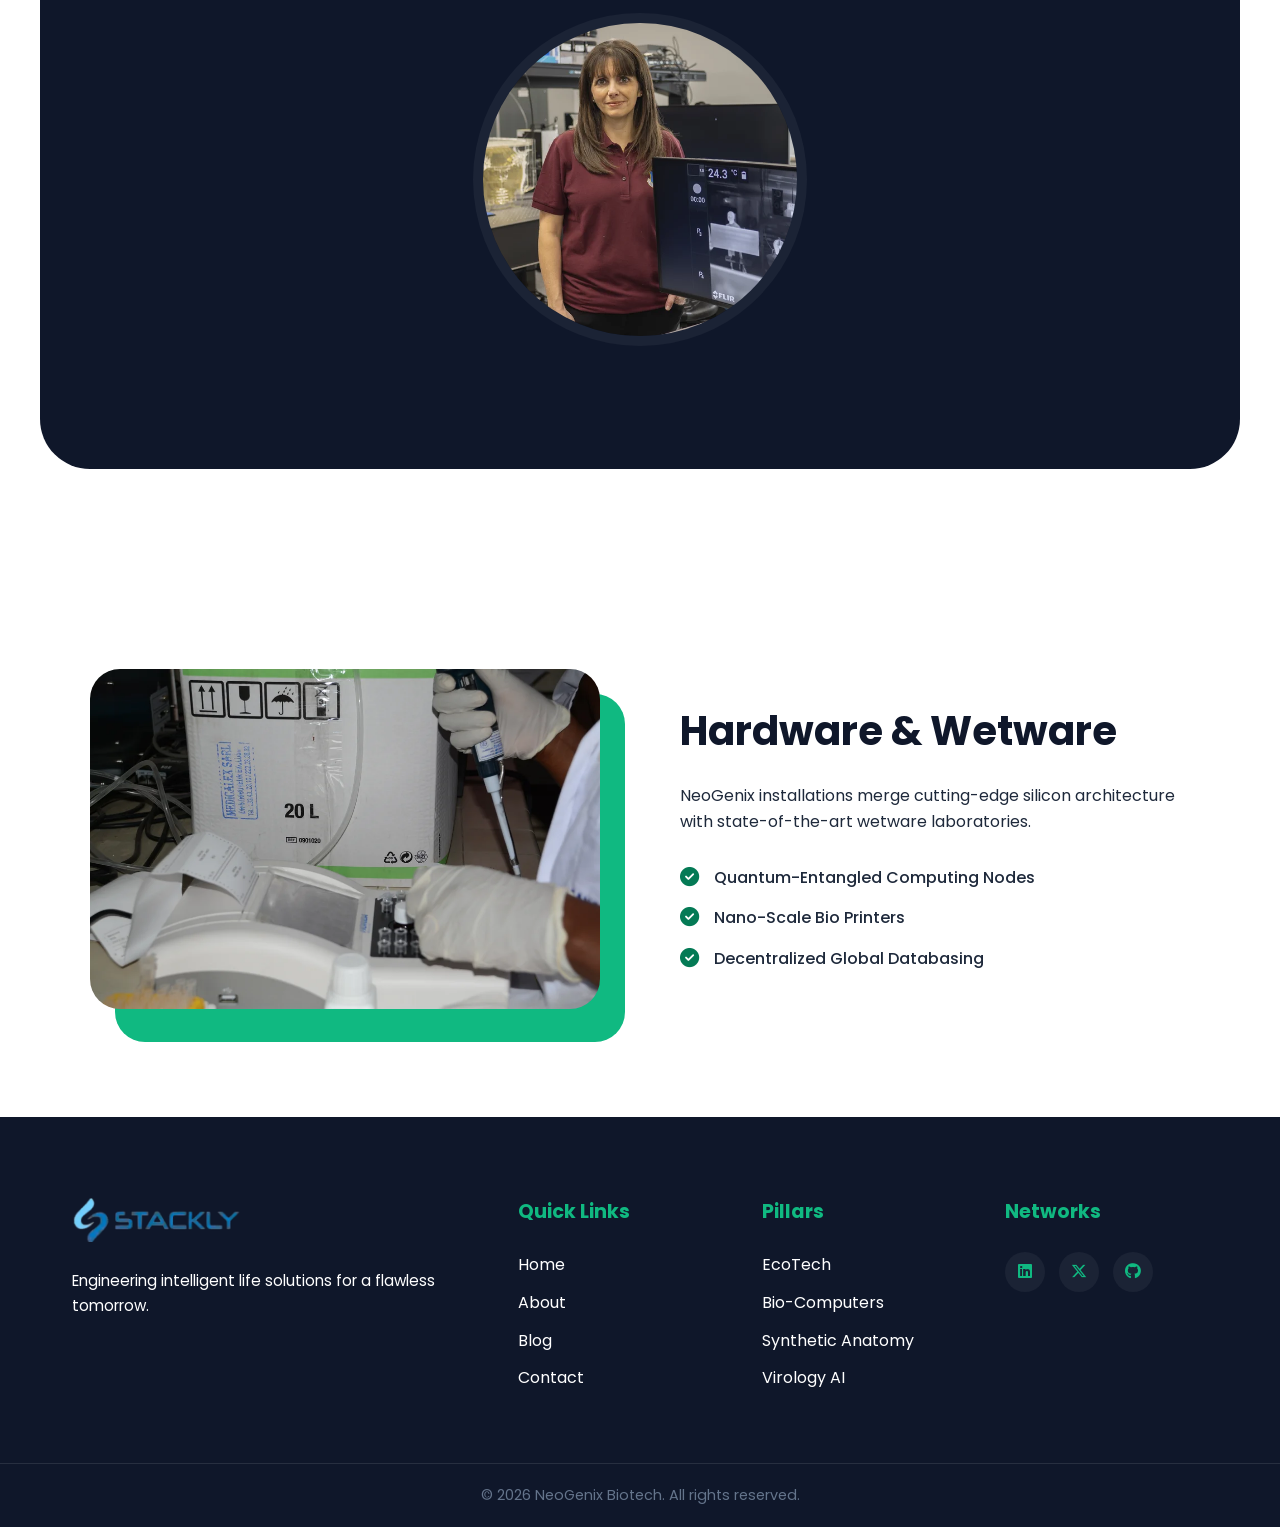
<file: services.html>
<!DOCTYPE html>
<html lang="en">

<head>
    <meta charset="UTF-8">
    <meta name="viewport" content="width=device-width, initial-scale=1.0">
    <title>stackly</title>
    <link rel="stylesheet" href="services.css">
    <link rel="stylesheet" href="https://cdnjs.cloudflare.com/ajax/libs/font-awesome/6.5.0/css/all.min.css">
    <link
        href="https://fonts.googleapis.com/css2?family=Outfit:wght@300;400;500;600;700;800&family=Poppins:wght@300;400;500;600;700&display=swap"
        rel="stylesheet">
    <link rel="stylesheet" href="global-navbar.css">
</head>

<body>
    <header class="navbar">

        <div class="nav-container">

            <!-- LOGO -->
            <div class="logo">
                <a href="index.html">
                    <img src="assets/logo.webp" alt="" class="logo-img">
                </a>
            </div>

            <!-- NAV -->
            <nav>
                <ul class="nav-menu" id="navMenu">
                    <li><a href="index.html" class="active">Home</a></li>
                    <li><a href="about.html">About</a></li>
                    <li><a href="services.html">Services</a></li>
                    <li><a href="blog.html">Blog</a></li>
                    <li><a href="contact.html">Contact</a></li>

                    <!-- MOBILE LOGIN -->
                    <li class="mobile-login">
                        <a href="login.html" class="btn-primary">Login</a>
                    </li>
                </ul>
            </nav>

            <a href="login.html" class="btn-primary desktop-login">Login</a>


            <div class="nav-toggle" id="navToggle">
                <span></span>
                <span></span>
                <span></span>
            </div>

        </div>

    </header>




    <section class="services-hero">
        <div class="hero-overlay">
            <div class="hero-content">
                <h1 class="fade-up">NeoGenix <span class="highlight">Divisions</span></h1>
                <p class="fade-up">Propelling humanity forward through specialized synthetic biology, algorithmic
                    virology, and autonomous clean-tech.</p>
                <a href="#core" class="btn-primary fade-up">Explore Divisions</a>
            </div>
        </div>
    </section>

    <section class="section-features reveal">
        <div class="container grid-2">
            <div class="features-text reveal-left">
                <h2>Committed to systematic biological perfection</h2>
                <p>We deploy autonomous intelligence throughout each research phase, eliminating human error from our
                    critical timelines.</p>
                <div class="numbered-list">
                    <div class="n-item">
                        <div class="number">1</div>
                        <div class="n-content">
                            <h4>Quantum Simulation</h4>
                            <p>We predict how new cellular models respond under millions of conditions in milliseconds.
                            </p>
                        </div>
                    </div>
                    <div class="n-item">
                        <div class="number">2</div>
                        <div class="n-content">
                            <h4>Autonomous Synthesis</h4>
                            <p>Our robotic lines synthesize DNA structures with zero contamination pathways.</p>
                        </div>
                    </div>
                    <div class="n-item">
                        <div class="number">3</div>
                        <div class="n-content">
                            <h4>Global Deployment</h4>
                            <p>Delivering finalized biologic components worldwide within 24 hours.</p>
                        </div>
                    </div>
                </div>
            </div>
            <div class="features-visual reveal-right">
                <div class="vertical-sidebar">
                    <div class="v-icon-box navy"><i class="fa-solid fa-dna"></i><span>Synthesis</span></div>
                    <div class="v-icon-box green"><i class="fa-solid fa-microscope"></i><span>Testing</span></div>
                    <div class="v-icon-box green-alt"><i class="fa-solid fa-flask"></i><span>Deployment</span></div>
                </div>
                <img src="assets/lab8.webp" alt="NeoGenix Engineer">
            </div>
        </div>
    </section>

    <section class="research-process reveal">
        <div class="container">
            <h2 class="section-title">The Synthetic Protocol</h2>
            <div class="process-grid">
                <div class="step reveal-up">
                    <span class="step-num">01</span>
                    <h4>Algorithmic Design</h4>
                    <p>Generating base DNA sequences using AI predictive models.</p>
                </div>
                <div class="step reveal-up">
                    <span class="step-num">02</span>
                    <h4>Incubation</h4>
                    <p>Scaling cellular structures in controlled bio-reactors.</p>
                </div>
                <div class="step reveal-up">
                    <span class="step-num">03</span>
                    <h4>Validation</h4>
                    <p>Stress-testing the organic compounds for environmental resilience.</p>
                </div>
                <div class="step reveal-up">
                    <span class="step-num">04</span>
                    <h4>Distribution</h4>
                    <p>Supplying global partners with validated synthetic materials.</p>
                </div>
            </div>
        </div>
    </section>

    <section class="core-services" id="core">
        <div class="container">
            <h2 class="section-title reveal-up">Key Engineering Divisions</h2>
            <div class="services-grid">
                <div class="service-card reveal-up">
                    <div class="card-img"><img src="assets/service eco bio.webp" alt="AgriTech"></div>
                    <div class="card-content">

                        <h3>Eco-Bio Engineering</h3>
                        <p>Building specialized organisms that actively repair damaged eco-systems.</p>
                    </div>
                </div>
                <div class="service-card reveal-up">
                    <div class="card-img"><img src="assets/img_future.webp" alt="Neural"></div>
                    <div class="card-content">

                        <h3>Neural Networks</h3>
                        <p>Intertwining digital AI frameworks with biological brain tissue.</p>
                    </div>
                </div>
                <div class="service-card reveal-up">
                    <div class="card-img"><img src="assets/lab4.webp" alt="Gene"></div>
                    <div class="card-content">

                        <h3>CRISPR Optimization</h3>
                        <p>Precise removal of cellular anomalies and hereditary diseases.</p>
                    </div>
                </div>
                <div class="service-card reveal-up">
                    <div class="card-img"><img src="assets/banner.webp" alt="Virology"></div>
                    <div class="card-content">

                        <h3>Algorithmic Virology</h3>
                        <p>Preempting global outbreaks through aggressive pathogen modeling.</p>
                    </div>
                </div>
            </div>
        </div>
    </section>

    <section class="section-why-us reveal">
        <div class="container navy-card">
            <div class="grid-why">
                <div class="why-left reveal-left">
                    <span class="tag-outline">The NeoGenix Advantage</span>
                    <h2>Redefining reliability in synthetic biology</h2>
                    <p>We discard outdated analog testing in favor of high-speed deterministic modeling.</p>
                    <button class="btn-green">Connect Division <i
                            class="fa-solid fa-arrow-up-right-from-square"></i></button>
                </div>
                <div class="why-center reveal-up">
                    <img src="assets/img_team.webp" alt="Bio Team">
                </div>
                <div class="why-right reveal-right">
                    <div class="why-item">
                        <div class="icon-sq"><i class="fa-solid fa-robot"></i></div>
                        <div>
                            <h4>Automated Labs</h4>
                            <p>Zero contamination manufacturing processes.</p>
                        </div>
                    </div>
                    <div class="why-item">
                        <div class="icon-sq"><i class="fa-solid fa-bolt"></i></div>
                        <div>
                            <h4>Rapid Prototyping</h4>
                            <p>We compile usable RNA structures within hours.</p>
                        </div>
                    </div>
                </div>
            </div>
        </div>
    </section>

    <section class="tech-showcase reveal">
        <div class="tech-container">
            <div class="tech-image reveal-left">
                <img src="assets/img_lab.webp" alt="Clean Room">
                <div class="image-accent"></div>
            </div>
            <div class="tech-info reveal-right">
                <h2 class="title-left">Hardware & Wetware</h2>
                <p>NeoGenix installations merge cutting-edge silicon architecture with state-of-the-art wetware
                    laboratories.</p>
                <ul class="tech-list">
                    <li><i class="fa-solid fa-check-circle"></i> Quantum-Entangled Computing Nodes</li>
                    <li><i class="fa-solid fa-check-circle"></i> Nano-Scale Bio Printers</li>
                    <li><i class="fa-solid fa-check-circle"></i> Decentralized Global Databasing</li>
                </ul>
            </div>
        </div>
    </section>

    <footer class="footer">
        <div class="footer-container">
            <div class="footer-col">
                <a href="index.html" style="display: block; margin-bottom: 20px;">
                    <img src="assets/logo.webp" alt="NeoGenix Logo" style="height: 45px; width: auto;">
                </a>
                <p class="footer-desc">
                    Engineering intelligent life solutions for a flawless tomorrow.
                </p>
            </div>

            <div class="footer-col">
                <h4>Quick Links</h4>
                <ul>
                    <li><a href="index.html">Home</a></li>
                    <li><a href="about.html">About</a></li>
                    <li><a href="blog.html">Blog</a></li>
                    <li><a href="contact.html">Contact</a></li>
                </ul>
            </div>

            <div class="footer-col">
                <h4>Pillars</h4>
                <ul>
                    <li><a href="404.html">EcoTech</a></li>
                    <li><a href="404.html">Bio-Computers</a></li>
                    <li><a href="404.html">Synthetic Anatomy</a></li>
                    <li><a href="404.html">Virology AI</a></li>
                </ul>
            </div>

            <div class="footer-col">
                <h4>Networks</h4>
                <div class="social-links">
                    <a href="404.html"><i class="fab fa-linkedin"></i></a>
                    <a href="404.html"><i class="fab fa-x-twitter"></i></a>
                    <a href="404.html"><i class="fab fa-github"></i></a>
                </div>
            </div>
        </div>
        <div class="footer-bottom">
            <p>&copy; 2026 NeoGenix Biotech. All rights reserved.</p>
        </div>
    </footer>

    <script src="script.js"></script>
    <script>
        const observer = new IntersectionObserver((entries) => {
            entries.forEach(entry => {
                if (entry.isIntersecting) entry.target.classList.add('active');
            });
        }, { threshold: 0.1 });

        document.querySelectorAll('.reveal-up, .reveal-left, .reveal-right').forEach(el => observer.observe(el));
    </script>
</body>

</html>
</file>
<file: style.css>
@import url('https://fonts.googleapis.com/css2?family=Outfit:wght@300;400;500;600;700;800&display=swap');

/* --- THEME VARIABLES --- */
:root {
    --primary: #10b981;
    /* Electric Blue */
    --primary-gradient: linear-gradient(135deg, #10b981 0%, #047a55 100%);
    --primary-dark: #059669;
    --secondary: #0f172a;
    /* Deep Slate Navy */
    --secondary-gradient: linear-gradient(135deg, #0f172a 0%, #1e293b 100%);
    --accent: #047a55;
    /* Biotech Teal */
    --bg-light: #f8fafc;
    --text-main: #0f172a;
    --text-muted: #64748b;
    --white: #ffffff;
    --glass: rgba(255, 255, 255, 0.6);
    --glass-border: rgba(255, 255, 255, 0.3);
    --shadow: 0 20px 40px -10px rgba(16, 185, 129, 0.15);
    --shadow-hover: 0 30px 60px -15px rgba(16, 185, 129, 0.3);
    --transition: all 0.5s cubic-bezier(0.16, 1, 0.3, 1);
}

/* --- RESET & BASE --- */
* {
    margin: 0;
    padding: 0;
    box-sizing: border-box;
}

body {
    font-family: 'Outfit', 'Poppins', sans-serif;
    line-height: 1.6;
    color: var(--text-main);
    background-color: var(--white);
    overflow-x: hidden;
    scroll-behavior: smooth;
}


/* --- REUSABLE COMPONENTS --- */
.container-full {
    width: 90%;
    max-width: 1200px;
    margin: 0 auto;
}

.section-title {
    text-align: center;
    font-size: 2.5rem;
    font-weight: 700;
    margin-bottom: 50px;
    color: var(--secondary);
}

.section-title::after {
    content: '';
    display: block;
    width: 60px;
    height: 4px;
    background: var(--primary);
    margin: 15px auto 0;
    border-radius: 10px;
}

.btn-primary {
    background: var(--primary-gradient);
    color: var(--white);
    padding: 14px 32px;
    border-radius: 50px;
    text-decoration: none;
    font-weight: 700;
    letter-spacing: 0.5px;
    transition: var(--transition);
    display: inline-block;
    border: none;
    box-shadow: 0 10px 20px -5px rgba(16, 185, 129, 0.4);
    position: relative;
    overflow: hidden;
    z-index: 1;
}

.btn-primary::before {
    content: '';
    position: absolute;
    top: 0;
    left: 0;
    right: 0;
    bottom: 0;
    background: linear-gradient(135deg, #10b981 0%, #059669 100%);
    opacity: 0;
    z-index: -1;
    transition: opacity 0.5s ease;
}

.btn-primary:hover::before {
    opacity: 1;
}

.btn-primary:hover {
    transform: translateY(-5px) scale(1.02);
    box-shadow: var(--shadow-hover);
}

.btn-outline {
    border: 2px solid var(--primary);
    background: transparent;
    color: var(--primary);
    padding: 12px 30px;
    border-radius: 50px;
    text-decoration: none;
    font-weight: 700;
    letter-spacing: 0.5px;
    transition: var(--transition);
    position: relative;
    overflow: hidden;
    z-index: 1;
}

.btn-outline:hover {
    background: var(--primary-gradient);
    color: var(--white);
    border-color: transparent;
    transform: translateY(-5px) scale(1.02);
    box-shadow: var(--shadow-hover);
}

/* --- NAVBAR --- */
.logo img {

    height: 45px;
    /* adjust if needed */
    width: auto;
    display: block;
}


.navbar {
    position: fixed;
    top: 0;
    width: 100%;
    background: rgba(255, 255, 255, 0.7);
    backdrop-filter: blur(20px) saturate(180%);
    -webkit-backdrop-filter: blur(20px) saturate(180%);
    z-index: 1000;
    padding: 15px 0;
    border-bottom: 1px solid var(--glass-border);
    transition: var(--transition);
}

.navbar.scrolled {
    padding: 10px 0;
    background: rgba(255, 255, 255, 0.85);
    box-shadow: 0 10px 30px -10px rgba(0, 0, 0, 0.1);
}

.nav-container {
    display: flex;
    justify-content: space-between;
    align-items: center;
    max-width: 1200px;
    margin: 0 auto;
    padding: 0 5%;
}

.logo {
    color: var(--secondary);
    font-weight: 800;
    letter-spacing: -1px;
}

.nav-menu {
    display: flex;
    list-style: none;
    gap: 30px;
}

.nav-menu a {
    text-decoration: none;
    color: var(--text-main);
    font-weight: 500;
    transition: var(--transition);
}

.nav-menu a:hover,
.nav-menu a.active {
    color: var(--primary);
}

/* Hide mobile login on desktop */
.mobile-login {
    display: none;
}

.desktop-login {
    display: inline-block;
}

/* Mobile behavior */
@media (max-width: 992px) {

    .mobile-login {
        display: block;
        margin-top: 20px;
    }

    .mobile-login .btn-primary {
        width: 100%;
        text-align: center;
    }

}

/* --- HERO SECTION --- */
.hero {
    height: 100vh;
    display: flex;
    align-items: center;
    justify-content: space-between;
    padding: 0 10%;
    background: radial-gradient(circle at top right, #e0f2fe 0%, #ffffff 60%, #f0fdfa 100%);
    padding-top: 80px;
    position: relative;
    overflow: hidden;
}

.hero::before {
    content: '';
    position: absolute;
    width: 600px;
    height: 600px;
    background: radial-gradient(circle, rgba(4, 122, 85, 0.08) 0%, rgba(255, 255, 255, 0) 70%);
    top: -100px;
    left: -100px;
    border-radius: 50%;
    z-index: 0;
}

.hero::after {
    content: '';
    position: absolute;
    width: 800px;
    height: 800px;
    background: radial-gradient(circle, rgba(16, 185, 129, 0.04) 0%, rgba(255, 255, 255, 0) 70%);
    bottom: -200px;
    right: -200px;
    border-radius: 50%;
    z-index: 0;
}

.hero>* {
    z-index: 1;
    position: relative;
}

.hero-content {
    flex: 1;
    animation: fadeInUp 1s ease;
}

.hero-content h1 {
    font-size: 3.5rem;
    line-height: 1.2;
    margin-bottom: 20px;
    color: var(--secondary);
}

.hero-content p {
    font-size: 1.1rem;
    color: var(--text-muted);
    margin-bottom: 30px;
    max-width: 500px;
}

.hero-buttons {
    display: flex;
    gap: 20px;
}

.hero-image {
    flex: 1;
    display: flex;
    justify-content: flex-end;
    animation: fadeInRight 1.2s ease;
}

.hero-image img {
    width: 100%;
    max-width: 550px;
    border-radius: 30% 70% 70% 30% / 30% 30% 70% 70%;
    box-shadow: 0 30px 60px rgba(16, 185, 129, 0.2);
    animation: floatingHero 6s ease-in-out infinite, borderMorph 8s ease-in-out infinite;
}

@keyframes floatingHero {
    0% {
        transform: translateY(0px);
    }

    50% {
        transform: translateY(-20px);
    }

    100% {
        transform: translateY(0px);
    }
}

@keyframes borderMorph {
    0% {
        border-radius: 30% 70% 70% 30% / 30% 30% 70% 70%;
    }

    50% {
        border-radius: 50% 50% 30% 70% / 70% 30% 50% 50%;
    }

    100% {
        border-radius: 30% 70% 70% 30% / 30% 30% 70% 70%;
    }
}

/* --- RESEARCH CARDS --- */
.research {
    padding: 100px 10%;
    background: var(--bg-light);
}

.research-grid {
    display: grid;
    grid-template-columns: repeat(4, 1fr);
    gap: 30px;
}

.research-card {
    background: var(--white);
    padding: 40px;
    border-radius: 20px;
    text-align: center;
    transition: var(--transition);
    border: 1px solid rgba(0, 0, 0, 0.03);
}

.research-card i {
    font-size: 2.5rem;
    color: var(--primary);
    margin-bottom: 20px;
}

.research-card:hover {
    transform: translateY(-10px);
    box-shadow: 0 20px 40px rgba(0, 0, 0, 0.05);
    border-color: var(--accent);
}

.biotech-research {
    padding: 100px 10%;
    background-color: #f8fafc;
}

.biotech-container {
    display: flex;
    flex-direction: column;
    gap: 100px;
    /* Wider gap for a cleaner professional look */
    max-width: 1200px;
    margin: 0 auto;
}

.biotech-card {
    display: flex;
    align-items: center;
    gap: 60px;
    /* Ready for JS Intersection Observer */
    transform: translateY(40px);
    transition: all 0.8s cubic-bezier(0.25, 1, 0.5, 1);
}

/* Zig-Zag logic */
.biotech-card:nth-child(even) {
    flex-direction: row-reverse;
}

.biotech-img-wrapper {
    flex: 1;
    position: relative;
    border-radius: 40px;
    overflow: hidden;
    box-shadow: 0 25px 50px -12px rgba(0, 0, 0, 0.15);
}

.biotech-img-wrapper img {
    width: 100%;
    height: 450px;
    object-fit: cover;
    transition: transform 0.6s ease;
}

.biotech-info {
    flex: 1;
}

.biotech-tag {
    display: inline-block;
    color: #10b981;
    background: rgba(16, 185, 129, 0.1);
    padding: 5px 15px;
    border-radius: 50px;
    font-size: 0.85rem;
    font-weight: 700;
    margin-bottom: 15px;
    text-transform: uppercase;
    letter-spacing: 1px;
}

.biotech-info i {
    display: block;
    font-size: 2.5rem;
    color: #10b981;
    margin-bottom: 20px;
}

.biotech-info h3 {
    font-size: 2.5rem;
    color: #0f172a;
    margin-bottom: 20px;
    line-height: 1.2;
}

.biotech-info p {
    font-size: 1.1rem;
    color: #64748b;
    line-height: 1.8;
}

/* Hover States */
.biotech-card:hover .biotech-img-wrapper img {
    transform: scale(1.1);
}

/* Mobile Responsiveness */
@media (max-width: 992px) {

    .biotech-card,
    .biotech-card:nth-child(even) {
        flex-direction: column;
        gap: 30px;
        text-align: center;
    }

    .biotech-img-wrapper {
        width: 100%;
    }

    .biotech-img-wrapper img {
        height: 300px;
    }
}

/* --- SERVICES --- */
.services {
    padding: 100px 10%;
}

.service-grid {
    display: grid;
    grid-template-columns: repeat(auto-fit, minmax(300px, 1fr));
    gap: 20px;
}

.service-card {
    padding: 30px;
    background: var(--secondary-gradient);
    color: var(--white);
    border-radius: 24px;
    position: relative;
    overflow: hidden;
    transition: var(--transition);
    border: 1px solid rgba(255, 255, 255, 0.05);
    box-shadow: 0 20px 40px rgba(0, 0, 0, 0.2);
}

.service-card:hover {
    transform: translateY(-10px);
    box-shadow: 0 30px 60px rgba(0, 0, 0, 0.3);
    border-color: rgba(4, 122, 85, 0.3);
}

.service-card h3 {
    margin-bottom: 15px;
    color: var(--accent);
}

.service-card::before {
    content: '';
    position: absolute;
    top: -50%;
    right: -50%;
    width: 100px;
    height: 100px;
    background: rgba(4, 122, 85, 0.1);
    border-radius: 50%;
    transition: 0.6s;
}

.service-card:hover::before {
    width: 300px;
    height: 300px;
}

/* --- STATS --- */
.stats {
    background: var(--primary);
    color: var(--white);
    padding: 80px 10%;
    text-align: center;
}

.stats-grid {
    display: flex;
    justify-content: space-around;
    flex-wrap: wrap;
    gap: 40px;
}

.stats-grid h2 {
    font-size: 3rem;
    margin-bottom: 5px;
}

/* --- BLOG --- */
.blog {
    padding: 100px 10%;
}

.blog-grid {
    display: grid;
    grid-template-columns: repeat(auto-fit, minmax(400px, 1fr));
    gap: 40px;
}

.blog-card {
    border-radius: 20px;
    overflow: hidden;
    box-shadow: var(--shadow);
}

.blog-card img {
    width: 100%;
    height: 250px;
    object-fit: cover;
    transition: 0.5s;
}

.blog-card:hover img {
    transform: scale(1.05);
}

.blog-card h3 {
    padding: 20px 20px 10px;
}

.blog-card p {
    padding: 0 20px 20px;
    color: var(--text-muted);
}

.blog-card a {
    display: inline-block;
    padding: 0 20px 20px;
    color: var(--primary);
    text-decoration: none;
    font-weight: 700;
}

.biotech-testimonials {
    padding: 100px 10%;
    background: radial-gradient(circle at bottom left, #f0f9ff 0%, #ffffff 100%);
}

.biotech-brand-bar {
    display: flex;
    justify-content: center;
    align-items: center;
    gap: 60px;
    flex-wrap: wrap;
    margin-bottom: 80px;
    opacity: 0.6;
    filter: grayscale(100%);
    transition: var(--transition);
}

.biotech-brand-bar:hover {
    filter: grayscale(0%);
    opacity: 1;
}

.biotech-testimonial-grid {
    display: grid;
    grid-template-columns: repeat(auto-fit, minmax(350px, 1fr));
    gap: 30px;
}

.biotech-testimonial-card {
    background: rgba(255, 255, 255, 0.7);
    backdrop-filter: blur(15px);
    border: 1px solid rgba(255, 255, 255, 0.3);
    padding: 50px 40px;
    border-radius: 30px;
    box-shadow: 0 20px 40px rgba(0, 0, 0, 0.03);
    position: relative;
    transition: var(--transition);
}

.biotech-testimonial-card:hover {
    transform: translateY(-10px);
    box-shadow: 0 30px 60px rgba(16, 185, 129, 0.1);
    background: #ffffff;
}

.quote-icon {
    font-size: 2rem;
    color: var(--primary);
    margin-bottom: 25px;
    opacity: 0.3;
}

.testimonial-text {
    font-size: 1.1rem;
    color: var(--text-main);
    line-height: 1.8;
    font-style: italic;
    margin-bottom: 30px;
}

.testimonial-author {
    display: flex;
    align-items: center;
    gap: 20px;
}

.testimonial-author img {
    width: 60px;
    height: 60px;
    border-radius: 50%;
    object-fit: cover;
    border: 3px solid var(--white);
    box-shadow: 0 5px 15px rgba(0, 0, 0, 0.1);
}

.author-info h4 {
    font-size: 1.1rem;
    color: var(--secondary);
    margin-bottom: 2px;
}

.author-info span {
    font-size: 0.85rem;
    color: var(--primary);
    font-weight: 600;
}

/* Responsive adjustment */
@media (max-width: 768px) {
    .biotech-brand-bar {
        gap: 30px;
    }

    .biotech-testimonial-grid {
        grid-template-columns: 1fr;
    }
}



/* --- ANIMATIONS --- */
@keyframes fadeInUp {
    from {
        opacity: 0;
        transform: translateY(40px);
    }

    to {
        opacity: 1;
        transform: translateY(0);
    }
}

@keyframes fadeInRight {
    from {
        opacity: 0;
        transform: translateX(50px);
    }

    to {
        opacity: 1;
        transform: translateX(0);
    }
}

/* --- RESPONSIVE NAVIGATION LOGIC --- */

/* Hide burger by default on desktop */
.nav-toggle {
    display: none;
    cursor: pointer;
    flex-direction: column;
    gap: 5px;
}

.nav-toggle span {
    width: 25px;
    height: 3px;
    background: var(--secondary);
    border-radius: 10px;
    transition: var(--transition);
}

/* Tablet & Mobile Styles (max-width: 992px) */
@media (max-width: 992px) {
    .nav-toggle {
        display: flex;
        z-index: 1001;
    }

    .nav-menu {
        position: fixed;
        top: 0;
        right: -100%;
        /* Hidden by default */
        height: 100vh;
        width: 70%;
        background: var(--white);
        flex-direction: column;
        justify-content: center;
        align-items: center;

        transition: 0.5s cubic-bezier(0.77, 0.2, 0.05, 1);
    }

    .nav-menu.active {
        right: 0;
        /* Slide in */
    }

    .hero {
        flex-direction: column;
        text-align: center;
        height: auto;
        padding: 120px 5% 60px;
    }

    .hero-content h1 {
        font-size: 2.8rem;
    }

    .hero-buttons {
        justify-content: center;
    }

    .hero-image {
        margin-top: 40px;
        justify-content: center;
    }

    .stats-grid {
        display: grid;
        grid-template-columns: 1fr 1fr;
    }

    .research-grid {
        grid-template-columns: repeat(2, 1fr);
    }
}

/* Small Mobile Styles (max-width: 576px) */
@media (max-width: 576px) {
    .section-title {
        font-size: 2rem;
    }

    .hero-content h1 {
        font-size: 2.2rem;
    }

    .hero-buttons {
        flex-direction: column;
    }

    .stats-grid {
        grid-template-columns: 1fr;
    }

    .research-grid,
    .service-grid,
    .blog-grid {
        grid-template-columns: 1fr;
    }

    .nav-menu {
        width: 100%;
    }
}

/* Burger Animation State */
.nav-toggle.active span:nth-child(1) {
    transform: translateY(8px) rotate(45deg);
}

.nav-toggle.active span:nth-child(2) {
    opacity: 0;
}

.nav-toggle.active span:nth-child(3) {
    transform: translateY(-8px) rotate(-45deg);
}

/* --- RESPONSIVE --- */
@media (max-width: 992px) {
    .hero {
        flex-direction: column;
        text-align: center;
        height: auto;
        padding-bottom: 80px;
    }

    .hero-content h1 {
        font-size: 2.5rem;
    }

    .hero-buttons {
        justify-content: center;
    }

    .hero-image {
        margin-top: 50px;
    }

    .blog-grid {
        grid-template-columns: 1fr;
    }

    .desktop-login {
        display: none;
    }
}

/* Footer */


.footer {
    background-color: var(--secondary);
    color: var(--primary);
    padding: 80px 0 20px;

}

.footer-container {
    max-width: 1200px;
    margin: 0 auto;
    display: grid;
    grid-template-columns: 2fr 1fr 1fr 1fr;
    gap: 40px;
    padding: 0 2rem;
}

.footer-logo {
    height: 40px;
    margin-bottom: 20px;
}

.footer-desc {
    color: var(--white);
    line-height: 1.6;
    font-size: 0.95rem;
}

.footer-col h4 {
    font-size: 1.2rem;
    margin-bottom: 25px;
    position: relative;
}

/* Accent line under headings */
.footer-col h4::after {
    content: '';
    position: absolute;
    left: 0;
    bottom: -8px;
    width: 30px;
    height: 2px;
    background: var(--primary-color);
}

.footer-col ul {
    list-style: none;
}

.footer-col ul li {
    margin-bottom: 12px;
}

.footer-col ul li a {
    color: var(--white);
    text-decoration: none;
    transition: var(--transition);
    display: inline-block;
}

.footer-col ul li a:hover {
    color: var(--primary-color);
    transform: translateX(8px);
    /* Sliding animation on hover */
}

/* Social Icons */
.social-links a {
    display: inline-block;
    height: 40px;
    width: 40px;
    background: rgba(255, 255, 255, 0.05);
    margin-right: 10px;
    text-align: center;
    line-height: 40px;
    border-radius: 50%;
    color: var(--text-color);
    transition: var(--transition);
}

.social-links a:hover {
    background: var(--primary-color);
    transform: translateY(-5px);
}

/* Newsletter Input */
.newsletter {
    margin-top: 25px;
    display: flex;
}

.newsletter input {
    padding: 10px;
    border: none;
    border-radius: 4px 0 0 4px;
    outline: none;
    width: 100%;
}

.newsletter button {
    background: var(--primary-color);
    color: white;
    border: none;
    padding: 0 15px;
    border-radius: 0 4px 4px 0;
    cursor: pointer;
    transition: var(--transition);
}

.newsletter button:hover {
    background: var(--hover-color);
}

.footer-bottom {
    text-align: center;
    margin-top: 60px;
    padding-top: 20px;
    border-top: 1px solid rgba(255, 255, 255, 0.1);
    color: var(--text-muted);
    font-size: 0.9rem;
}

/* Responsive Logic */
@media (max-width: 992px) {
    .footer-container {
        grid-template-columns: 1fr 1fr;
    }
}

@media (max-width: 576px) {
    .footer-container {
        grid-template-columns: 1fr;
        text-align: center;
    }

    .footer-col h4::after {
        left: 50%;
        transform: translateX(-50%);
    }

    .footer-col ul li a:hover {
        transform: translateY(-3px);
    }
}
</file>
<file: global-navbar.css>
/* --- GLOBAL NAVBAR STYLES --- */
:root {
    --primary: #10b981;
    --primary-gradient: linear-gradient(135deg, #10b981 0%, #059669 100%);
    --secondary: #0f172a;
    --text-main: #0f172a;
    --text-muted: #64748b;
    --white: #ffffff;
    --glass: rgba(255, 255, 255, 0.7);
    --glass-border: rgba(255, 255, 255, 0.3);
    --shadow: 0 10px 30px rgba(0,0,0,0.05);
    --transition: all 0.3s cubic-bezier(0.16, 1, 0.3, 1);
}

.navbar {
    position: fixed;
    top: 0;
    left: 0;
    width: 100%;
    z-index: 9999;
    background: var(--glass);
    backdrop-filter: blur(20px);
    -webkit-backdrop-filter: blur(20px);
    border-bottom: 1px solid var(--glass-border);
    transition: var(--transition);
}

.navbar.scrolled {
    background: rgba(255, 255, 255, 0.95);
    box-shadow: var(--shadow);
    padding: 0;
}

.nav-container {
    max-width: 1300px;
    margin: 0 auto;
    padding: 15px 30px;
    display: flex;
    justify-content: space-between;
    align-items: center;
    transition: var(--transition);
}

/* Base Nav Menu (Mobile Hidden) */
.nav-menu {
    position: fixed;
    top: 0;
    right: -100%;
    width: 300px;
    height: 100vh;
    background: rgba(255, 255, 255, 0.98);
    flex-direction: column;
    justify-content: center;
    align-items: center;
    box-shadow: -10px 0 30px rgba(0,0,0,0.1);
    transition: right 0.4s cubic-bezier(0.16, 1, 0.3, 1);
    padding: 40px;
    list-style: none;
    display: flex;
    gap: 35px;
}

.nav-menu.active {
    right: 0;
}

.nav-menu a {
    text-decoration: none;
    color: var(--secondary);
    font-weight: 500;
    font-size: 0.95rem;
    position: relative;
    padding-bottom: 5px;
    transition: var(--transition);
}

.nav-menu a::after {
    content: '';
    position: absolute;
    width: 0;
    height: 2px;
    bottom: 0;
    left: 0;
    background: var(--primary);
    transition: width 0.3s ease;
}

.nav-menu a:hover::after, .nav-menu a.active::after {
    width: 100%;
}

.nav-menu a:hover, .nav-menu a.active {
    color: var(--primary);
}

/* Buttons */
.btn-primary {
    background: var(--primary-gradient);
    color: var(--white);
    padding: 12px 28px;
    border-radius: 50px;
    text-decoration: none;
    font-weight: 600;
    font-size: 0.95rem;
    border: none;
    cursor: pointer;
    transition: var(--transition);
    box-shadow: 0 10px 20px -5px rgba(16, 185, 129, 0.4);
}

.btn-primary:hover {
    transform: translateY(-2px);
    box-shadow: 0 15px 25px -5px rgba(16, 185, 129, 0.5);
    color: #fff;
}

.desktop-login {
    display: none;
}

.mobile-login {
    display: block;
    margin-top: 20px;
}

.nav-toggle {
    display: flex;
    flex-direction: column;
    gap: 5px;
    cursor: pointer;
    z-index: 10000;
}

.nav-toggle span {
    width: 25px;
    height: 3px;
    background-color: var(--secondary);
    border-radius: 3px;
    transition: var(--transition);
}

/* Mobile Responsive */
/* Progressive Enhancement for Desktop Menu */
@media (min-width: 901px) {
    .nav-toggle {
        display: none;
    }

    .nav-menu {
        position: static;
        width: auto;
        height: auto;
        background: transparent;
        flex-direction: row;
        box-shadow: none;
        padding: 0;
        right: 0;
    }

    .desktop-login {
        display: inline-block;
    }

    .mobile-login {
        display: none;
    }

    .nav-container {
        padding: 20px 40px;
    }

    .navbar.scrolled .nav-container {
        padding: 15px 40px;
    }
}

/* Dashboard UI padding to accommodate the global navbar */
.dashboard-wrapper {
    margin-top: 80px;
}
.error-page-light {
    margin-top: 80px;
}
.app-viewport {
    margin-top: 80px;
}
</file>
<file: blog.css>
/* --- 1. CORE STYLES & VARIABLES --- */
        :root {
            --primary: #10b981;
            --secondary: #0f172a;
            --accent: #047a55;
            --white: #ffffff;
            --text: #1e293b;
            --muted: #64748b;
            --bg-light: #f8fafc;
            --transition: all 0.6s cubic-bezier(0.4, 0, 0.2, 1);
        }

        * { margin: 0; padding: 0; box-sizing: border-box; }
        body { font-family: 'Poppins', sans-serif; color: var(--text); overflow-x: hidden; line-height: 1.6; }
        .container { max-width: 1200px; margin: 0 auto; padding: 0 20px; }

        /* --- 2. ANIMATION ENGINE (CSS) --- */
        @keyframes fadeInUp {
            from { opacity: 0; transform: translateY(30px); }
            to { opacity: 1; transform: translateY(0); }
        }

        .reveal { opacity: 0; transform: translateY(30px); transition: var(--transition); }
        .reveal-left { opacity: 0; transform: translateX(-50px); transition: var(--transition); }
        .reveal-right { opacity: 0; transform: translateX(50px); transition: var(--transition); }
        
        .active { opacity: 1; transform: translate(0) !important; }

        .logo img {
    height: 40px;
    display: block;
}

/* Navbar wrapper */
.navbar {
    position: fixed;
    top: 0;
    width: 100%;
    background: var(--white);
    backdrop-filter: blur(10px);
    z-index: 1000;
    padding: 15px 0;
    border-bottom: 1px solid rgba(0,0,0,0.05);
}

/* Container */
.nav-container {
    display: flex;
    justify-content: space-between;
    align-items: center;
    max-width: 1200px;
    margin: 0 auto;
    padding: 0 5%;
}

/* Menu */
.nav-menu {
    display: flex;
    list-style: none;
    gap: 30px;
}

.nav-menu a {
    text-decoration: none;
    color: var(--text-main);
    font-weight: 500;
    transition: var(--transition);
}

.nav-menu a:hover,
.nav-menu a.active {
    color: var(--primary);
}

/* Login visibility */
.desktop-login {
    display: inline-block;
}

.mobile-login {
    display: none;
}

/* ================= HAMBURGER ================= */

.nav-toggle {
    display: none;
    cursor: pointer;
    flex-direction: column;
    gap: 5px;
}

.nav-toggle span {
    width: 25px;
    height: 3px;
    background: var(--secondary);
    border-radius: 10px;
    transition: var(--transition);
}

/* Burger animation */
.nav-toggle.active span:nth-child(1) {
    transform: translateY(8px) rotate(45deg);
}

.nav-toggle.active span:nth-child(2) {
    opacity: 0;
}

.nav-toggle.active span:nth-child(3) {
    transform: translateY(-8px) rotate(-45deg);
}

/* ================= RESPONSIVE ================= */

/* Tablet & Mobile */
@media (max-width: 992px) {

    /* Show hamburger */
    .nav-toggle {
        display: flex;
        z-index: 1001;
    }

    /* Hide desktop login */
    .desktop-login {
        display: none !important;
    }

    /* Show mobile login */
    .mobile-login {
        display: block;
        margin-top: 20px;
    }

    .mobile-login .btn-primary {
        width: 100%;
        text-align: center;
    }

    /* Mobile menu */
    .nav-menu {
        position: fixed;
        top: 0;
        right: -100%;
        height: 100vh;
        width: 70%;
        background: var(--white);
        flex-direction: column;
        justify-content: center;
        align-items: center;
        transition: 0.5s cubic-bezier(0.77, 0.2, 0.05, 1);
    }

    .nav-menu.active {
        right: 0;
    }
}

/* Small Mobile */
@media (max-width: 576px) {
    .nav-menu {
        width: 100%;
    }
}
.btn-primary {
    background: var(--primary);
    color: white;
    padding: 14px 32px;
    border-radius: 8px;
    text-decoration: none;
    font-weight: 600;
    display: inline-block;
    transition: 0.3s ease;
    border: none;
}

.btn-primary:hover {
    background: #059669;
    box-shadow: 0 10px 20px rgba(16, 185, 129, 0.3);
    transform: translateY(-2px);
}
        /* --- 3. HERO SECTION --- */
        .blog-hero {
            padding: 120px 0 80px;
            background: radial-gradient(circle at top right, rgba(4, 122, 85, 0.1), transparent), var(--secondary);
            color: white;
            text-align: center;
        }
        .tagline { color: var(--accent); font-weight: 600; text-transform: uppercase; letter-spacing: 2px; font-size: 0.9rem; animation: fadeInUp 0.8s ease forwards; }
        .blog-hero h1 { font-size: clamp(2.5rem, 6vw, 4rem); margin: 20px 0; animation: fadeInUp 1s ease forwards; opacity: 0; animation-delay: 0.2s; }
        
        .blog-hero p { max-width: 700px; margin: 0 auto; color: #94a3b8; font-size: 1.1rem; animation: fadeInUp 1.2s ease forwards; opacity: 0; animation-delay: 0.4s; }

        /* --- 4. FEATURED SECTION --- */
        .featured-section { padding: 80px 0; margin-top: -60px; }
        .featured-card {
            display: grid;
            grid-template-columns: 1.2fr 1fr;
            background: white;
            border-radius: 30px;
            overflow: hidden;
            box-shadow: 0 30px 60px rgba(15, 23, 42, 0.1);
        }
        .featured-img img { width: 100%; height: 100%; object-fit: cover; transition: 0.6s ease; }
        .featured-card:hover .featured-img img { transform: scale(1.05); }
        .featured-content { padding: 50px; display: flex; flex-direction: column; justify-content: center; }
        .category { color: var(--primary); font-weight: 700; font-size: 0.85rem; margin-bottom: 15px; display: block; }
        .featured-content h2 { font-size: 2.2rem; color: var(--secondary); margin-bottom: 20px; line-height: 1.2; }
        .author { display: flex; align-items: center; gap: 15px; margin: 25px 0; }
        .author img { width: 45px; height: 45px; border-radius: 50%; }
        .read-btn { color: var(--secondary); text-decoration: none; font-weight: 700; display: inline-flex; align-items: center; gap: 10px; transition: 0.3s; }
        .read-btn:hover { color: var(--primary); transform: translateX(5px); }

        /* --- 5. ARTICLE GRID --- */
        .blog-grid-section { padding: 80px 0; background: var(--bg-light); }
        .grid-header { display: flex; justify-content: space-between; align-items: center; margin-bottom: 50px; }
        .filter-pills { display: flex; gap: 10px; }
        .filter-pills button { padding: 10px 20px; border-radius: 50px; border: 1px solid #e2e8f0; background: white; cursor: pointer; transition: 0.3s; font-family: inherit; }
        .filter-pills button.active, .filter-pills button:hover { background: var(--secondary); color: white; border-color: var(--secondary); }

        .article-grid { display: grid; grid-template-columns: repeat(auto-fit, minmax(350px, 1fr)); gap: 30px; }
        .post-card { background: white; border-radius: 20px; overflow: hidden; transition: 0.4s; border: 1px solid rgba(0,0,0,0.05); }
        .post-card:hover { transform: translateY(-10px); box-shadow: 0 20px 40px rgba(0,0,0,0.08); }
        .post-thumb { height: 220px; overflow: hidden; }
        .post-thumb img { width: 100%; height: 100%; object-fit: cover; transition: 0.5s; }
        .post-card:hover .post-thumb img { transform: scale(1.1); }
        .post-data { padding: 25px; }
        .post-cat { color: var(--accent); font-weight: 600; font-size: 0.8rem; }
        .post-data h3 { margin: 10px 0; color: var(--secondary); }
        .post-link { text-decoration: none; color: var(--primary); font-weight: 600; font-size: 0.9rem; margin-top: 15px; display: inline-block; }

        /* --- 6. NEWSLETTER --- */
        .newsletter { padding: 100px 0; }
        .newsletter-box { background: var(--secondary); padding: 60px; border-radius: 40px; text-align: center; color: white; position: relative; overflow: hidden; }
        .newsletter-box h3 { font-size: 2.5rem; margin-bottom: 15px; }
        .subscribe-form { display: flex; max-width: 500px; margin: 30px auto 0; gap: 10px; }
        .subscribe-form input { flex: 1; padding: 15px 25px; border-radius: 12px; border: none; outline: none; }
        .subscribe-form button { background: var(--accent); color: var(--secondary); padding: 0 30px; border-radius: 12px; font-weight: 700; border: none; cursor: pointer; transition: 0.3s; }
        .subscribe-form button:hover { transform: scale(1.05); background: #26c4af; }

        .blog-footer { text-align: center; padding: 40px; color: var(--muted); border-top: 1px solid #eee; }

        /* --- RESPONSIVE --- */
        @media (max-width: 992px) {
            .featured-card { grid-template-columns: 1fr; }
            .grid-header { flex-direction: column; gap: 20px; text-align: center; }
            .article-grid { grid-template-columns: 1fr; }
        }
        /* Footer */


.footer {
    background-color: var(--secondary);
    color: var(--primary);
    padding: 80px 0 20px;

}

.footer-container {
    max-width: 1200px;
    margin: 0 auto;
    display: grid;
    grid-template-columns: 2fr 1fr 1fr 1fr;
    gap: 40px;
    padding: 0 2rem;
}

.footer-logo {
    height: 40px;
    margin-bottom: 20px;
}

.footer-desc {
    color: var(--white);
    line-height: 1.6;
    font-size: 0.95rem;
}

.footer-col h4 {
    font-size: 1.2rem;
    margin-bottom: 25px;
    position: relative;
}

/* Accent line under headings */
.footer-col h4::after {
    content: '';
    position: absolute;
    left: 0;
    bottom: -8px;
    width: 30px;
    height: 2px;
    background: var(--primary-color);
}

.footer-col ul {
    list-style: none;
}

.footer-col ul li {
    margin-bottom: 12px;
}

.footer-col ul li a {
    color: var(--white);
    text-decoration: none;
    transition: var(--transition);
    display: inline-block;
}

.footer-col ul li a:hover {
    color: var(--primary-color);
    transform: translateX(8px); /* Sliding animation on hover */
}

/* Social Icons */
.social-links a {
    display: inline-block;
    height: 40px;
    width: 40px;
    background: rgba(255,255,255,0.05);
    margin-right: 10px;
    text-align: center;
    line-height: 40px;
    border-radius: 50%;
    color: var(--text-color);
    transition: var(--transition);
}

.social-links a:hover {
    background: var(--primary-color);
    transform: translateY(-5px);
}

/* Newsletter Input */
.newsletter {
    margin-top: 25px;
    display: flex;
}

.newsletter input {
    padding: 10px;
    border: none;
    border-radius: 4px 0 0 4px;
    outline: none;
    width: 100%;
}

.newsletter button {
    background: var(--primary-color);
    color: white;
    border: none;
    padding: 0 15px;
    border-radius: 0 4px 4px 0;
    cursor: pointer;
    transition: var(--transition);
}

.newsletter button:hover {
    background: var(--hover-color);
}

.footer-bottom {
    text-align: center;
    margin-top: 60px;
    padding-top: 20px;
    border-top: 1px solid rgba(255,255,255,0.1);
    color: var(--text-muted);
    font-size: 0.9rem;
}

/* Responsive Logic */
@media (max-width: 992px) {
    .footer-container {
        grid-template-columns: 1fr 1fr;
    }
}

@media (max-width: 576px) {
    .footer-container {
        grid-template-columns: 1fr;
        text-align: center;
    }
    
    .footer-col h4::after {
        left: 50%;
        transform: translateX(-50%);
    }

    .footer-col ul li a:hover {
        transform: translateY(-3px);
    }
}
</file>
<file: contact.css>
:root {
            --primary: #0561fc;
            --dark: #0a0f1d;
            --white: #ffffff;
            --gray: #f4f7fa;
            --text-muted: #6b7280;
            --transition: all 0.5s cubic-bezier(0.4, 0, 0.2, 1);
        }
        :root {
    --primary: #10b981;       /* Electric Blue */
    --primary-dark: #059669;
    --secondary: #0f172a;     /* Deep Slate Navy */
    --accent: #047a55;        /* Biotech Teal */
    --bg-light: #f8fafc;
    --text-main: #1e293b;
    --text-muted: #64748b;
    --white: #ffffff;
    --glass: rgba(255, 255, 255, 0.8);
    --shadow: 0 10px 30px -10px rgba(2, 6, 23, 0.1);
    --transition: all 0.4s cubic-bezier(0.16, 1, 0.3, 1);
}

        * { margin: 0; padding: 0; box-sizing: border-box; }
        body { 
            font-family: 'Poppins', sans-serif; 
            background-color: var(--white); 
            color: var(--dark); 
            overflow-x: hidden; 
        }
        .btn-primary {
    background: var(--primary);
    color: white;
    padding: 12px 28px;
    border-radius: 8px;
    text-decoration: none;
    font-weight: 600;
    transition: var(--transition);
    display: inline-block;
    border: none;
}

.btn-primary:hover {
    background: var(--primary-dark);
    transform: translateY(-3px);
    box-shadow: 0 10px 20px rgba(16, 185, 129, 0.3);
}

        
/* Logo */
.logo img {
    height: 40px;
    display: block;
}

/* Navbar wrapper */
.navbar {
    position: fixed;
    top: 0;
    width: 100%;
    background: var(--white);
    backdrop-filter: blur(10px);
    z-index: 1000;
    padding: 15px 0;
    border-bottom: 1px solid rgba(0,0,0,0.05);
}

/* Container */
.nav-container {
    display: flex;
    justify-content: space-between;
    align-items: center;
    max-width: 1200px;
    margin: 0 auto;
    padding: 0 5%;
}

/* Menu */
.nav-menu {
    display: flex;
    list-style: none;
    gap: 30px;
}

.nav-menu a {
    text-decoration: none;
    color: var(--text-main);
    font-weight: 500;
    transition: var(--transition);
}

.nav-menu a:hover,
.nav-menu a.active {
    color: var(--primary);
}

/* Login visibility */
.desktop-login {
    display: inline-block;
}

.mobile-login {
    display: none;
}

/* ================= HAMBURGER ================= */

.nav-toggle {
    display: none;
    cursor: pointer;
    flex-direction: column;
    gap: 5px;
}

.nav-toggle span {
    width: 25px;
    height: 3px;
    background: var(--secondary);
    border-radius: 10px;
    transition: var(--transition);
}

/* Burger animation */
.nav-toggle.active span:nth-child(1) {
    transform: translateY(8px) rotate(45deg);
}

.nav-toggle.active span:nth-child(2) {
    opacity: 0;
}

.nav-toggle.active span:nth-child(3) {
    transform: translateY(-8px) rotate(-45deg);
}

/* ================= RESPONSIVE ================= */

/* Tablet & Mobile */
@media (max-width: 992px) {

    /* Show hamburger */
    .nav-toggle {
        display: flex;
        z-index: 1001;
    }

    /* Hide desktop login */
    .desktop-login {
        display: none;
    }

    /* Show mobile login */
    .mobile-login {
        display: block;
        margin-top: 20px;

    }

    .mobile-login .btn-primary {
        width: 100%;
        text-align: center;
    }

    /* Mobile menu */
    .nav-menu {
        position: fixed;
        top: 0;
        right: -100%;
        height: 100vh;
        width: 70%;
        background: var(--white);
        flex-direction: column;
        justify-content: center;
        align-items: center;
        transition: 0.5s cubic-bezier(0.77, 0.2, 0.05, 1);
    }

    .nav-menu.active {
        right: 0;
    }
}

/* Small Mobile */
@media (max-width: 576px) {
    .nav-menu {
        width: 100%;
    }
}
        .container { max-width: 1200px; margin: 0 auto; padding: 0 20px; width: 100%; }

        /* --- HERO SECTION --- */
        .main-content{
            padding: 100px 0;
        }
        .contact-upper { padding: 100px 0; position: relative; }
        
        /* Fixed: Use flex-wrap to allow stacking on mobile */
        .split-layout { 
            display: flex; 
            align-items: center; 
            gap: 40px; 
            flex-wrap: wrap; 
        }

        .content-side { flex: 1; min-width: 300px; }
        .visual-side { flex: 1.2; position: relative; width: 100%; min-width: 300px; }

        .status-pill {
            display: inline-block;
            background: #e0e7ff;
            color: var(--primary);
            padding: 8px 16px;
            border-radius: 50px;
            font-size: 0.8rem;
            font-weight: 700;
            margin-bottom: 20px;
        }

        .main-title { font-size: clamp(2rem, 5vw, 3.5rem); font-weight: 800; line-height: 1.2; margin-bottom: 20px; }
        .main-title span { color: var(--primary); }
        .desc { font-size: 1.1rem; color: var(--text-muted); margin-bottom: 30px; line-height: 1.6; }

        .quick-links { display: flex; gap: 20px; flex-wrap: wrap; }
        .q-box span { display: block; font-size: 0.75rem; text-transform: uppercase; color: var(--text-muted); }
        .q-box strong { font-size: 1rem; color: var(--dark); }

        /* --- VISUAL SIDE FIXES --- */
        .image-wrapper { 
            position: relative; 
            width: 100%; 
            height: auto; /* Fixed: Auto height for responsiveness */
            min-height: 400px;
            border-radius: 30px; 
            overflow: visible;
        }
        
        .image-wrapper img { 
            width: 100%; 
            height: 400px; 
            object-fit: cover; 
            border-radius: 30px; 
        }

        /* Fixed: Absolute on desktop, Relative on mobile */
        .floating-contact-card {
            background: var(--white);
            padding: 30px;
            border-radius: 25px;
            box-shadow: 0 20px 40px rgba(0,0,0,0.1);
            width: 90%;
            max-width: 400px;
            margin: -100px auto 0; /* Creates overlap on mobile */
            position: relative;
            z-index: 10;
        }

        @media (min-width: 1024px) {
            .contact-upper { padding: 100px 0; }
            .floating-contact-card {
                position: absolute;
                bottom: -40px;
                left: -40px;
                margin: 0;
            }
        }

        .floating-contact-card h3 { margin-bottom: 20px; font-size: 1.5rem; text-align: center; }
        input, select, textarea {
            width: 100%; margin-bottom: 12px; padding: 12px;
            border: 1px solid #e2e8f0; border-radius: 10px;
            background: #f8fafc; font-family: inherit;
        }

        .prime-btn {
            width: 100%; padding: 14px; border: none; border-radius: 10px;
            background: var(--dark); color: white; font-weight: 700;
            cursor: pointer; transition: 0.3s;
        }
        .prime-btn:hover { background: var(--primary); }

        /* --- DETAILS SECTION --- */
        .contact-lower { padding: 60px 0; background: var(--gray); border-radius: 40px 40px 0 0; }
        .details-grid { 
            display: grid; 
            grid-template-columns: repeat(auto-fit, minmax(280px, 1fr)); 
            gap: 20px; 
        }

        .detail-card { 
            background: white; padding: 30px; border-radius: 20px; 
            text-align: center; border: 1px solid #edf2f7;
        }
        .detail-card i { font-size: 2rem; color: var(--primary); margin-bottom: 15px; }

        /* Map Section Styling */
    .premium-map-section {
        padding: 40px 0 100px;
        background-color: var(--gray); /* Matches the lower section background */
    }

    .map-wrapper {
        border-radius: 40px;
        overflow: hidden;
        border: 12px solid var(--white);
        box-shadow: 0 40px 80px rgba(0, 0, 0, 0.08);
        transition: transform 0.4s ease;
    }

    .map-wrapper:hover {
        transform: translateY(-5px);
    }

    .map-wrapper iframe {
        display: block; /* Removes bottom whitespace */
        filter: grayscale(0.2) contrast(1.1); /* Subtle biotech color grading */
    }
    .details-grid{

    display: grid;
    grid-template-columns: repeat(4,  1fr);
    }

    /* Animation class (requires the Intersection Observer script from previous steps) */
    .reveal {
        opacity: 0;
        transform: translateY(30px);
        transition: all 0.7s cubic-bezier(0.23, 1, 0.32, 1);
    }

    .reveal.active {
        opacity: 1;
        transform: translateY(0);
    }

    /* Responsive adjustments */
    @media (max-width: 768px) {
        .details-grid{

    display: grid;
    grid-template-columns: repeat(2,  1fr);
    }
        .map-wrapper {
            border-radius: 25px;
            border-width: 8px;
        }
        
        .map-wrapper iframe {
            height: 350px;
        }
    }
    @media (max-width:480px) {
        .details-grid{
            grid-template-columns: 1fr;
        }
    }
    
/* Footer */


.footer {
    background-color: var(--secondary);
    color: var(--primary);
    padding: 80px 0 20px;

}

.footer-container {
    max-width: 1200px;
    margin: 0 auto;
    display: grid;
    grid-template-columns: 2fr 1fr 1fr 1fr;
    gap: 40px;
    padding: 0 2rem;
}

.footer-logo {
    height: 40px;
    margin-bottom: 20px;
}

.footer-desc {
    color: var(--white);
    line-height: 1.6;
    font-size: 0.95rem;
}

.footer-col h4 {
    font-size: 1.2rem;
    margin-bottom: 25px;
    position: relative;
}

/* Accent line under headings */
.footer-col h4::after {
    content: '';
    position: absolute;
    left: 0;
    bottom: -8px;
    width: 30px;
    height: 2px;
    background: var(--primary-color);
}

.footer-col ul {
    list-style: none;
}

.footer-col ul li {
    margin-bottom: 12px;
}

.footer-col ul li a {
    color: var(--white);
    text-decoration: none;
    transition: var(--transition);
    display: inline-block;
}

.footer-col ul li a:hover {
    color: var(--primary-color);
    transform: translateX(8px); /* Sliding animation on hover */
}

/* Social Icons */
.social-links a {
    display: inline-block;
    height: 40px;
    width: 40px;
    background: rgba(255,255,255,0.05);
    margin-right: 10px;
    text-align: center;
    line-height: 40px;
    border-radius: 50%;
    color: var(--text-color);
    transition: var(--transition);
}

.social-links a:hover {
    background: var(--primary-color);
    transform: translateY(-5px);
}

/* Newsletter Input */
.newsletter {
    margin-top: 25px;
    display: flex;
}

.newsletter input {
    padding: 10px;
    border: none;
    border-radius: 4px 0 0 4px;
    outline: none;
    width: 100%;
}

.newsletter button {
    background: var(--primary-color);
    color: white;
    border: none;
    padding: 0 15px;
    border-radius: 0 4px 4px 0;
    cursor: pointer;
    transition: var(--transition);
}

.newsletter button:hover {
    background: var(--hover-color);
}

.footer-bottom {
    text-align: center;
    margin-top: 60px;
    padding-top: 20px;
    border-top: 1px solid rgba(255,255,255,0.1);
    color: var(--text-muted);
    font-size: 0.9rem;
}

/* Responsive Logic */
@media (max-width: 992px) {
    .footer-container {
        grid-template-columns: 1fr 1fr;
    }
}

@media (max-width: 576px) {
    .footer-container {
        grid-template-columns: 1fr;
        text-align: center;
    }
    
    .footer-col h4::after {
        left: 50%;
        transform: translateX(-50%);
    }

    .footer-col ul li a:hover {
        transform: translateY(-3px);
    }
}
        /* --- ANIMATIONS --- */
        .reveal { opacity: 0; transform: translateY(30px); transition: var(--transition); }
        .reveal.active { opacity: 1; transform: translateY(0); }
</file>
<file: login.css>
:root {
    --primary: #2563eb;
    --navy: #0f172a;
    --white: #ffffff;
    --bg-light: #f1f5f9;
    --text-muted: #64748b;
    --aqua: #00ffff;
}

* {
    margin: 0;
    padding: 0;
    box-sizing: border-box;
}

html,
body {
    height: 100%;
    width: 100%;
    font-family: 'Poppins', sans-serif;
    background: radial-gradient(circle at top left, #ffffff 0%, #e2e8f0 100%);
}

.app-viewport {
    min-height: 100vh;
    width: 100%;
    display: flex;
    justify-content: center;
    align-items: center;
    padding: clamp(10px, 2vw, 40px);
}

/* Fluid Card Design */
.auth-card {
    background: var(--white);
    width: 100%;
    max-width: 1100px;
    height: auto;
    max-height: 95vh;
    /* Prevents overflow on desktop */
    border-radius: 24px;
    overflow: hidden;
    box-shadow: 0 20px 60px -15px rgba(0, 0, 0, 0.1);
    display: flex;
}

.card-grid {
    display: grid;
    grid-template-columns: 1.1fr 0.9fr;
    width: 100%;
}

.card-left {
    padding: clamp(10px, 2vw, 30px);
    display: flex;
    flex-direction: column;
    overflow-y: hidden;
    /* Scroll internally if content is too tall for a small desktop */
}

/* Header */
.card-header {
    display: flex;
    justify-content: space-between;
    align-items: center;
    margin-bottom: clamp(20px, 3vh, 40px);
}

.logo img {
    height: 45px;
    /* adjust if needed */
    width: auto;
    display: block;
}


.brand {
    display: flex;
    align-items: center;
    gap: 10px;
    color: var(--primary);
    font-weight: 800;
}

.home-link {
    text-decoration: none;
    background-color: #10b981;
    color: #ffffff;
    padding: 8px 16px;
    border-radius: 6px;
    font-size: 0.75rem;
    font-weight: 700;
}

/* Text Sizing */
.welcome-text h1 {
    font-size: clamp(1.5rem, 3vw, 2.2rem);
    color: var(--navy);
    line-height: 1.2;
}

.welcome-text h1 span {
    color: var(--primary);
}

.toggle-text {
    font-size: 0.85rem;
    margin-bottom: clamp(15px, 2.5vh, 30px);
    color: var(--text-muted);
}

.toggle-text a {
    color: var(--primary);
    text-decoration: none;
    font-weight: 700;
}

/* Form Elements */
.field-group {
    margin-bottom: 8px;
}

.field-group label {
    display: block;
    font-size: 0.7rem;
    font-weight: 700;
    text-transform: uppercase;
    color: var(--navy);
    margin-bottom: 5px;
}

.input-wrapper {
    position: relative;
    display: flex;
    align-items: center;
}

.input-wrapper i {
    position: absolute;
    left: 15px;
    color: var(--text-muted);
    font-size: 0.85rem;
}

input,
select {
    width: 100%;
    padding: 12px 15px 12px 42px;
    background: var(--bg-light);
    border: 1px solid #e2e8f0;
    border-radius: 10px;
    font-size: 0.9rem;
    outline: none;
}

.form-actions {
    display: flex;
    gap: 10px;
    margin-top: 20px;
}

.prime-btn {
    flex: 2;
    padding: 14px;
    background: var(--primary);
    color: white;
    border: none;
    border-radius: 50px;
    font-weight: 700;
    cursor: pointer;
}

.alt-btn {
    flex: 1;
    padding: 14px;
    background: #e2e8f0;
    color: var(--navy);
    border: none;
    border-radius: 50px;
    font-weight: 600;
}

/* Visual Side */
.card-right {
    background: #000;
}

.wave-image {
    width: 100%;
    height: 100%;
    background: url(assets/lab5.webp);
    background-size: cover;
    background-position: center;
    clip-path: polygon(15% 0%, 100% 0%, 100% 100%, 15% 100%, 0% 50%);
}

.card-footer {
    margin-top: auto;
    padding-top: 20px;
    font-size: 0.7rem;
    color: var(--text-muted);
}

/* MOBILE RESPONSIVENESS */
@media (max-width: 850px) {
    .app-viewport {
        padding: 10px;
    }

    .auth-card {
        max-height: none;
    }

    .card-grid {
        grid-template-columns: 1fr;
    }

    .card-right {
        display: none;
    }

    /* Hide image on small phones to save space */
    .card-left {
        padding: 30px 20px;
    }

    .form-actions {
        flex-direction: column;
    }
}
</file>
<file: services.css>
/* --- 1. GLOBAL SETTINGS & VARIABLES --- */
:root {
    --primary: #10b981;
    --secondary: #0f172a;
    --accent: #047a55;
    --white: #ffffff;
    --text: #1e293b;
    --muted: #64748b;
    --bg-light: #f8fafc;
 
    --glass: rgba(255, 255, 255, 0.95); 
    --transition: all 0.6s cubic-bezier(0.4, 0, 0.2, 1);
}

html, body {
    overflow-x: hidden;
    width: 100%;
    max-width: 100vw;
}

* {
    margin: 0;
    padding: 0;
    box-sizing: border-box;
    overflow-wrap: break-word; /* Prevents overflow from long words */
}

body {
    font-family: 'Poppins', sans-serif;
    color: var(--text);
    background-color: var(--white);
    line-height: 1.6;
}

.container {
    max-width: 1200px;
    margin: 0 auto;
    padding: 0 20px;
}

/* --- 2. REVEAL ANIMATION ENGINE --- */
.reveal-up { opacity: 0; transform: translateY(50px); transition: var(--transition); }
.reveal-left { opacity: 0; transform: translateX(-50px); transition: var(--transition); }
.reveal-right { opacity: 0; transform: translateX(50px); transition: var(--transition); }

/* Triggered by JavaScript */
.reveal-up.active, 
.reveal-left.active, 
.reveal-right.active { 
    opacity: 1; 
    transform: translate(0); 
}

.fade-up {
    animation: fadeUp 1s ease-out forwards;
    opacity: 0;
}

@keyframes fadeUp {
    from { opacity: 0; transform: translateY(30px); }
    to { opacity: 1; transform: translateY(0); }
}

/* --- 3. NAVBAR STYLE --- */
/* --- NAVBAR --- */
/* Logo */
.logo img {
    height: 40px;
    display: block;
}

/* Navbar wrapper */
.navbar {
    position: fixed;
    top: 0;
    width: 100%;
    background: var(--white);
    backdrop-filter: blur(10px);
    z-index: 1000;
    padding: 15px 0;
    border-bottom: 1px solid rgba(0,0,0,0.05);
}

/* Container */
.nav-container {
    display: flex;
    justify-content: space-between;
    align-items: center;
    max-width: 1200px;
    margin: 0 auto;
    padding: 0 5%;
}

/* Menu */
.nav-menu {
    display: flex;
    list-style: none;
    gap: 30px;
}

.nav-menu a {
    text-decoration: none;
    color: var(--text-main);
    font-weight: 500;
    transition: var(--transition);
}

.nav-menu a:hover,
.nav-menu a.active {
    color: var(--primary);
}

/* Login visibility */
.desktop-login {
    display: inline-block;
}

.mobile-login {
    display: none;
}

/* ================= HAMBURGER ================= */

.nav-toggle {
    display: none;
    cursor: pointer;
    flex-direction: column;
    gap: 5px;
}

.nav-toggle span {
    width: 25px;
    height: 3px;
    background: var(--secondary);
    border-radius: 10px;
    transition: var(--transition);
}

/* Burger animation */
.nav-toggle.active span:nth-child(1) {
    transform: translateY(8px) rotate(45deg);
}

.nav-toggle.active span:nth-child(2) {
    opacity: 0;
}

.nav-toggle.active span:nth-child(3) {
    transform: translateY(-8px) rotate(-45deg);
}

/* ================= RESPONSIVE ================= */

/* Tablet & Mobile */
@media (max-width: 992px) {

    /* Show hamburger */
    .nav-toggle {
        display: flex;
        z-index: 1001;
    }

    /* Hide desktop login */
    .desktop-login {
        display: none !important;
    }

    /* Show mobile login */
    .mobile-login {
        display: block;
        margin-top: 20px;
    }

    .mobile-login .btn-primary {
        width: 100%;
        text-align: center;
    }

    /* Mobile menu */
    .nav-menu {
        position: fixed;
        top: 0;
        right: -100%;
        height: 100vh;
        width: 70%;
        background: var(--white);
        flex-direction: column;
        justify-content: center;
        align-items: center;
        transition: 0.5s cubic-bezier(0.77, 0.2, 0.05, 1);
    }

    .nav-menu.active {
        right: 0;
    }
}

/* Small Mobile */
@media (max-width: 576px) {
    .nav-menu {
        width: 100%;
    }
}

/* --- 4. HERO SECTION --- */
.services-hero {
    height: 80vh;
    background: linear-gradient(rgba(15, 23, 42, 0.7), rgba(15, 23, 42, 0.7)), 
                url(assets/banner.webp) center/cover no-repeat;
    display: flex;
    align-items: center;
    justify-content: center;
    text-align: center;
    margin-top: 80px;
}

.hero-content {
    max-width: 850px;
    color: var(--white);
    padding: 0 20px;
}

.hero-content h1 {
    font-size: clamp(2.5rem, 8vw, 4.5rem);
    font-weight: 800;
    line-height: 1.1;
    margin-bottom: 20px;
}

.highlight { color: var(--accent); }

.hero-content p {
    font-size: 1.2rem;
    margin-bottom: 30px;
    opacity: 0.9;
}

/* --- 5. SECTION FEATURES & NUMBERED LIST --- */
.section-features { padding: 100px 0; }

.grid-2 {
    display: grid;
    grid-template-columns: 1fr 1fr;
    gap: 80px;
    align-items: center;
}

.features-text h2 {
    font-size: 2.5rem;
    color: var(--secondary);
    margin-bottom: 20px;
}

.numbered-list { margin-top: 40px; }

.n-item {
    display: flex;
    gap: 20px;
    margin-bottom: 30px;
}

.number {
    width: 45px;
    height: 45px;
    background: var(--primary);
    color: white;
    border-radius: 50%;
    display: flex;
    align-items: center;
    justify-content: center;
    font-weight: 700;
    flex-shrink: 0;
}

.n-content h4 { color: var(--secondary); margin-bottom: 5px; }
.n-content p { color: var(--muted); font-size: 0.95rem; }

/* Vertical Sidebar & Visuals */
.features-visual { position: relative; }
.features-visual img { width: 100%; border-radius: 25px; box-shadow: 0 25px 50px rgba(0,0,0,0.1); }

.vertical-sidebar {
    position: absolute;
    left: -30px;
    top: 50%;
    transform: translateY(-50%);
    width: 90px;
    background: var(--white);
    box-shadow: 0 10px 30px rgba(0,0,0,0.1);
    border-radius: 15px;
    overflow: hidden;
    z-index: 5;
}

.v-icon-box {
    padding: 20px 10px;
    text-align: center;
    color: white;
}

.v-icon-box i { font-size: 1.5rem; }
.v-icon-box span { display: block; font-size: 0.65rem; margin-top: 5px; font-weight: 600; }

.navy { background: var(--secondary); }
.green { background: #10b981; }
.green-alt { background: #059669; }

/* --- 6. RESEARCH PROCESS FLOW --- */
.research-process {
    padding: 100px 0;
    background: var(--secondary);
    color: white;
}

.section-title {
    text-align: center;
    font-size: 2.8rem;
    margin-bottom: 60px;
}

.process-grid {
    display: grid;
    grid-template-columns: repeat(4, 1fr);
    gap: 40px;
}

.step {
    padding: 30px;
    background: rgba(255, 255, 255, 0.05);
    border-radius: 20px;
    border-left: 4px solid var(--accent);
}

.step-num {
    font-size: 3rem;
    font-weight: 900;
    color: var(--accent);
    opacity: 0.3;
    display: block;
    margin-bottom: 10px;
}

.step h4 { margin-bottom: 15px; font-size: 1.3rem; }
.step p { font-size: 0.9rem; color: #cbd5e1; }

/* --- 7. CORE SERVICES GRID --- */
.core-services { padding: 100px 0; background: var(--bg-light); }

.services-grid {
    display: grid;
    grid-template-columns: repeat(4, 1fr);
    gap: 30px;
}

.service-card {
    background: var(--white);
    border-radius: 24px;
    overflow: hidden;
    box-shadow: 0 10px 25px rgba(0,0,0,0.03);
    transition: 0.4s ease;
}

.service-card:hover { transform: translateY(-12px); box-shadow: 0 20px 40px rgba(0,0,0,0.08); }

.card-img img { width: 100%; height: 220px; object-fit: cover; }

.card-content { padding: 35px; text-align: center; }
.card-content i { font-size: 2.8rem; color: var(--primary); margin-bottom: 20px; }
.card-content h3 { margin-bottom: 15px; color: var(--secondary); }
.card-content p { color: var(--muted); font-size: 0.95rem; }

/* --- 8. WHY CHOOSE US (ROUND IMAGE LAYOUT) --- */
.section-why-us { padding: 100px 0; }

.navy-card {
    background: var(--secondary);
    border-radius: 50px;
    padding: 80px 60px;
    color: white;
}

.grid-why {
    display: grid;
    grid-template-columns: 1fr 1fr 1fr;
    gap: 40px;
    align-items: center;
}

.tag-outline {
    display: inline-block;
    border: 1px solid var(--accent);
    color: var(--accent);
    padding: 5px 15px;
    border-radius: 20px;
    font-size: 0.8rem;
    margin-bottom: 20px;
}

.why-left h2 { font-size: 2.4rem; line-height: 1.2; margin-bottom: 20px; }

.why-center img {
    width: 100%;
    aspect-ratio: 1;
    object-fit: cover;
    border-radius: 50%;
    border: 10px solid rgba(255, 255, 255, 0.05);
}

.why-item {
    display: flex;
    gap: 20px;
    margin-bottom: 35px;
}

.icon-sq {
    width: 55px;
    height: 55px;
    background: var(--accent);
    color: var(--secondary);
    border-radius: 12px;
    display: flex;
    align-items: center;
    justify-content: center;
    font-size: 1.5rem;
    flex-shrink: 0;
}

.why-item h4 { margin-bottom: 5px; }
.why-item p { font-size: 0.9rem; color: #94a3b8; }

/* --- 9. TECH SHOWCASE --- */
.tech-showcase { padding: 100px 0; }

.tech-container {
    display: flex;
    align-items: center;
    gap: 80px;
    max-width: 1100px;
    margin: 0 auto;
}

.tech-image { flex: 1; position: relative; }
.tech-image img { width: 100%; border-radius: 30px; position: relative; z-index: 2; }

.image-accent {
    position: absolute;
    top: 25px;
    left: 25px;
    width: 100%;
    height: 100%;
    background: var(--primary);
    border-radius: 30px;
    z-index: 1;
}

.tech-info { flex: 1; }
.title-left { font-size: 2.5rem; color: var(--secondary); margin-bottom: 20px; }

.tech-list { list-style: none; margin-top: 30px; }
.tech-list li {
    display: flex;
    align-items: center;
    gap: 15px;
    margin-bottom: 15px;
    font-weight: 500;
}
.tech-list i { color: var(--accent); font-size: 1.2rem; }

.why-left .btn-green{
    margin-top: 30px;
}
/* --- 10. FOOTER --- */


/* --- 11. BUTTONS --- */
.btn-primary {
    background: var(--primary);
    color: white;
    padding: 14px 32px;
    border-radius: 8px;
    text-decoration: none;
    font-weight: 600;
    display: inline-block;
    transition: 0.3s ease;
    border: none;
}

.btn-primary:hover {
    background: #059669;
    box-shadow: 0 10px 20px rgba(16, 185, 129, 0.3);
    transform: translateY(-2px);
}

.btn-green {
    background: var(--accent);
    color: var(--secondary);
    border: none;
    padding: 14px 30px;
    border-radius: 12px;
    font-weight: 700;
    font-family: inherit;
    cursor: pointer;
    transition: 0.3s;
    display: flex;
    align-items: center;
    gap: 10px;
}

.btn-green:hover { transform: scale(1.05); background: #26c4af; }

/* --- 12. RESPONSIVE DESIGN (MOBILE) --- */
@media (max-width: 992px) {
    .grid-2, .grid-why, .tech-container {
        grid-template-columns: 1fr;
        text-align: center;
        gap: 50px;
    }
    
    .tech-container { flex-direction: column; }
    
    .nav-toggle {
        display: flex;
        flex-direction: column;
        gap: 5px;
        cursor: pointer;
    }

    .nav-toggle span {
        width: 25px;
        height: 3px;
        background: var(--secondary);
        transition: 0.3s;
    }

    .nav-menu {
        position: fixed;
        top: 0;
        right: -100%;
        height: 100vh;
        width: 280px;
        background: white;
        flex-direction: column;
         justify-content: center;
        align-items: center;
        padding: 100px 40px;
        box-shadow: -10px 0 30px rgba(0,0,0,0.1);
        transition: 0.5s;
    }

    .nav-menu.active { right: 0; }
    
    .desktop-login { display: none; }
    .mobile-login { display: block; width: 100%; text-align: center; margin-top: 20px; }

    .process-grid{
        grid-template-columns: repeat(2,1fr); /* Stack into a single column */
    }
    .services-grid{
        grid-template-columns: repeat(2,1fr); /* Stack into a single column */
    }
    .why-center { order: -1; width: 70%; margin: 0 auto; }
    
    .vertical-sidebar {
        position: static;
        transform: none;
        width: 100%;
        display: flex;
        margin-bottom: 20px;
    }
    
    .v-icon-box { flex: 1; }
    
    .tech-list li { justify-content: center; }
    .tech-showcase {
        padding: 60px 0;
    }

    .tech-container {
        flex-direction: column; /* Stack image on top of text */
        text-align: center;
    }

    .tech-image {
        width: 90%; /* Leave room for the accent offset */
        margin-bottom: 50px; /* Space for the stacked text */
    }

    .image-accent {
        top: 15px;
        left: 15px;
    }

    .tech-list li {
        justify-content: center; /* Center list items on mobile */
    }

    .title-left {
        font-size: 1.8rem;
    }
    .navy-card {
        padding: 60px 40px;
    }
    
    .grid-why {
        grid-template-columns: 1fr; /* Stack into a single column */
        text-align: center;
    }

    .why-center {
        order: -1; /* Moves the image to the top on mobile/tablet */
        width: 250px;
        margin: 0 auto 30px;
    }

    .why-item {
        flex-direction: column;
        align-items: center;
    }

    .btn-green {
        margin: 0 auto;
    }
}
@media (max-width: 576px) {
    .process-grid {
        grid-template-columns: 1fr; /* Stack into a single column */
    }
    .services-grid {
        grid-template-columns: 1fr; /* Stack into a single column */
    }
    .nav-menu {
        width: 100%;
    }
}
/* --- EXTRA MOBILE RESPONSIVE & HAMBURGER FIXES --- */
@media (max-width: 992px) {
    /* Hamburger Icon Animation Matrix */
    .nav-toggle.active span:nth-child(1) { transform: translateY(8px) rotate(45deg); }
    .nav-toggle.active span:nth-child(2) { opacity: 0; }
    .nav-toggle.active span:nth-child(3) { transform: translateY(-8px) rotate(-45deg); }
}

@media (max-width: 480px) {
    h2 { font-size: 1.8rem !important; }
    .section-title { font-size: 1.8rem !important; }
    .features-text h2 { font-size: 1.8rem; }
    .why-left h2 { font-size: 1.8rem; }
    .title-left { font-size: 1.8rem; }
    
    .footer-container {
        grid-template-columns: 1fr; /* Footer ஐ ஒரே column ஆக மாற்றும் */
    }
}
/* Footer */


.footer {
    background-color: var(--secondary);
    color: var(--primary);
    padding: 80px 0 20px;

}

.footer-container {
    max-width: 1200px;
    margin: 0 auto;
    display: grid;
    grid-template-columns: 2fr 1fr 1fr 1fr;
    gap: 40px;
    padding: 0 2rem;
}

.footer-logo {
    height: 40px;
    margin-bottom: 20px;
}

.footer-desc {
    color: var(--white);
    line-height: 1.6;
    font-size: 0.95rem;
}

.footer-col h4 {
    font-size: 1.2rem;
    margin-bottom: 25px;
    position: relative;
}

/* Accent line under headings */
.footer-col h4::after {
    content: '';
    position: absolute;
    left: 0;
    bottom: -8px;
    width: 30px;
    height: 2px;
    background: var(--primary-color);
}

.footer-col ul {
    list-style: none;
}

.footer-col ul li {
    margin-bottom: 12px;
}

.footer-col ul li a {
    color: var(--white);
    text-decoration: none;
    transition: var(--transition);
    display: inline-block;
}

.footer-col ul li a:hover {
    color: var(--primary-color);
    transform: translateX(8px); /* Sliding animation on hover */
}

/* Social Icons */
.social-links a {
    display: inline-block;
    height: 40px;
    width: 40px;
    background: rgba(255,255,255,0.05);
    margin-right: 10px;
    text-align: center;
    line-height: 40px;
    border-radius: 50%;
    color: var(--text-color);
    transition: var(--transition);
}

.social-links a:hover {
    background: var(--primary-color);
    transform: translateY(-5px);
}

/* Newsletter Input */
.newsletter {
    margin-top: 25px;
    display: flex;
}

.newsletter input {
    padding: 10px;
    border: none;
    border-radius: 4px 0 0 4px;
    outline: none;
    width: 100%;
}

.newsletter button {
    background: var(--primary-color);
    color: white;
    border: none;
    padding: 0 15px;
    border-radius: 0 4px 4px 0;
    cursor: pointer;
    transition: var(--transition);
}

.newsletter button:hover {
    background: var(--hover-color);
}

.footer-bottom {
    text-align: center;
    margin-top: 60px;
    padding-top: 20px;
    border-top: 1px solid rgba(255,255,255,0.1);
    color: var(--text-muted);
    font-size: 0.9rem;
}

/* Responsive Logic */
@media (max-width: 992px) {
    .footer-container {
        grid-template-columns: 1fr 1fr;
    }
}

@media (max-width: 576px) {
    .footer-container {
        grid-template-columns: 1fr;
        text-align: center;
    }
    
    .footer-col h4::after {
        left: 50%;
        transform: translateX(-50%);
    }

    .footer-col ul li a:hover {
        transform: translateY(-3px);
    }
}
</file>
